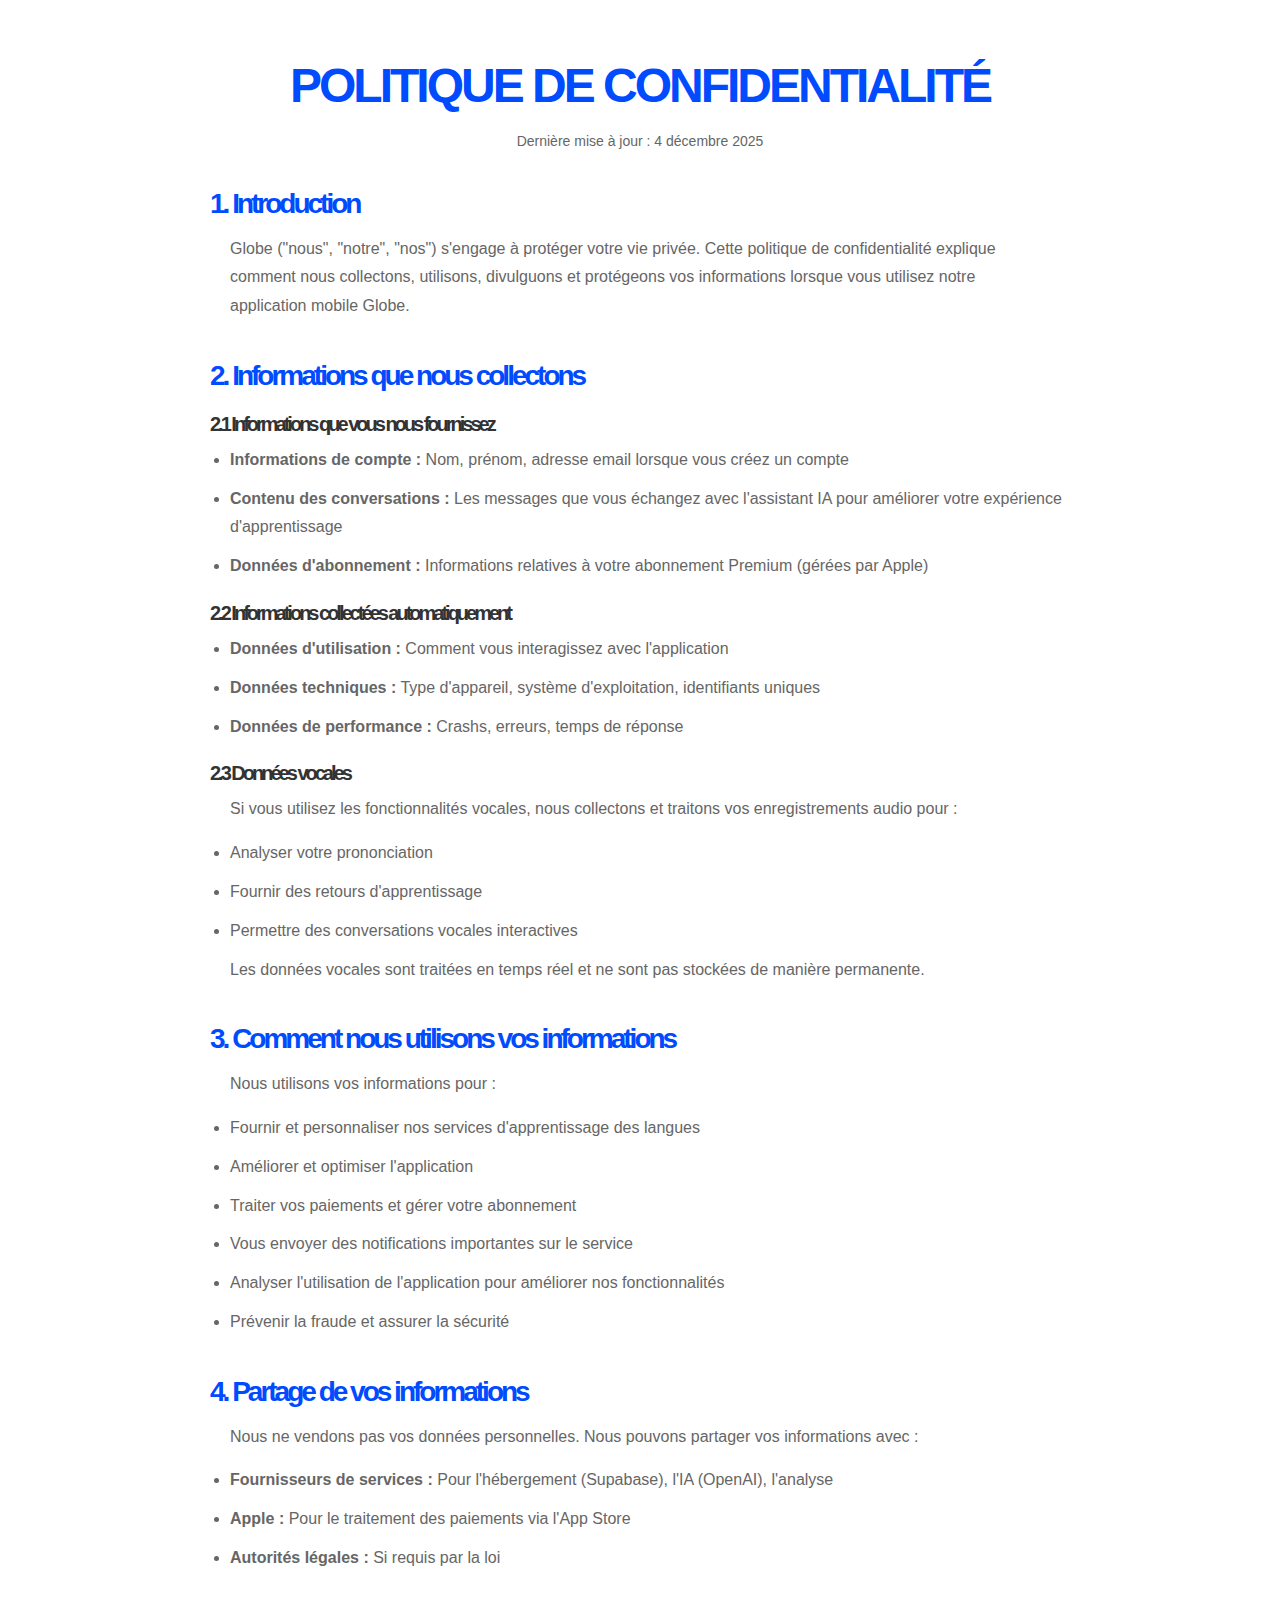
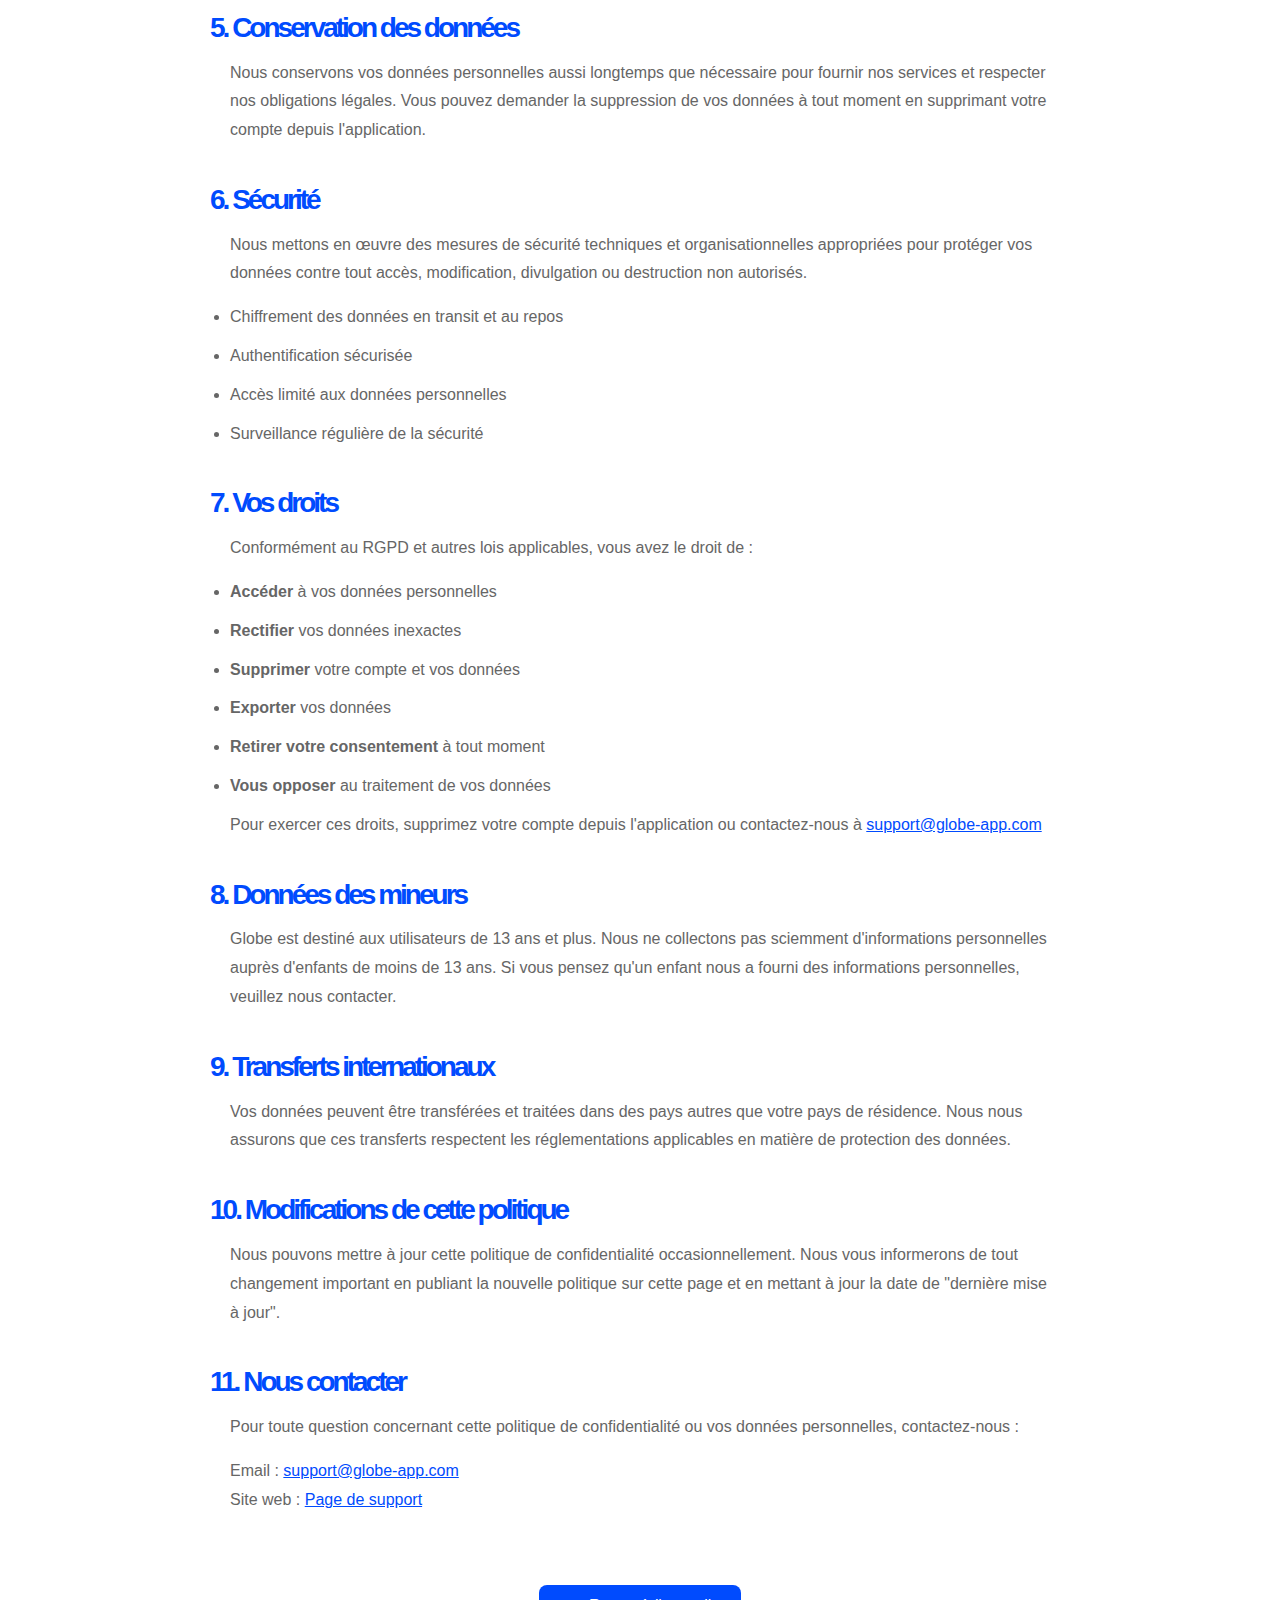
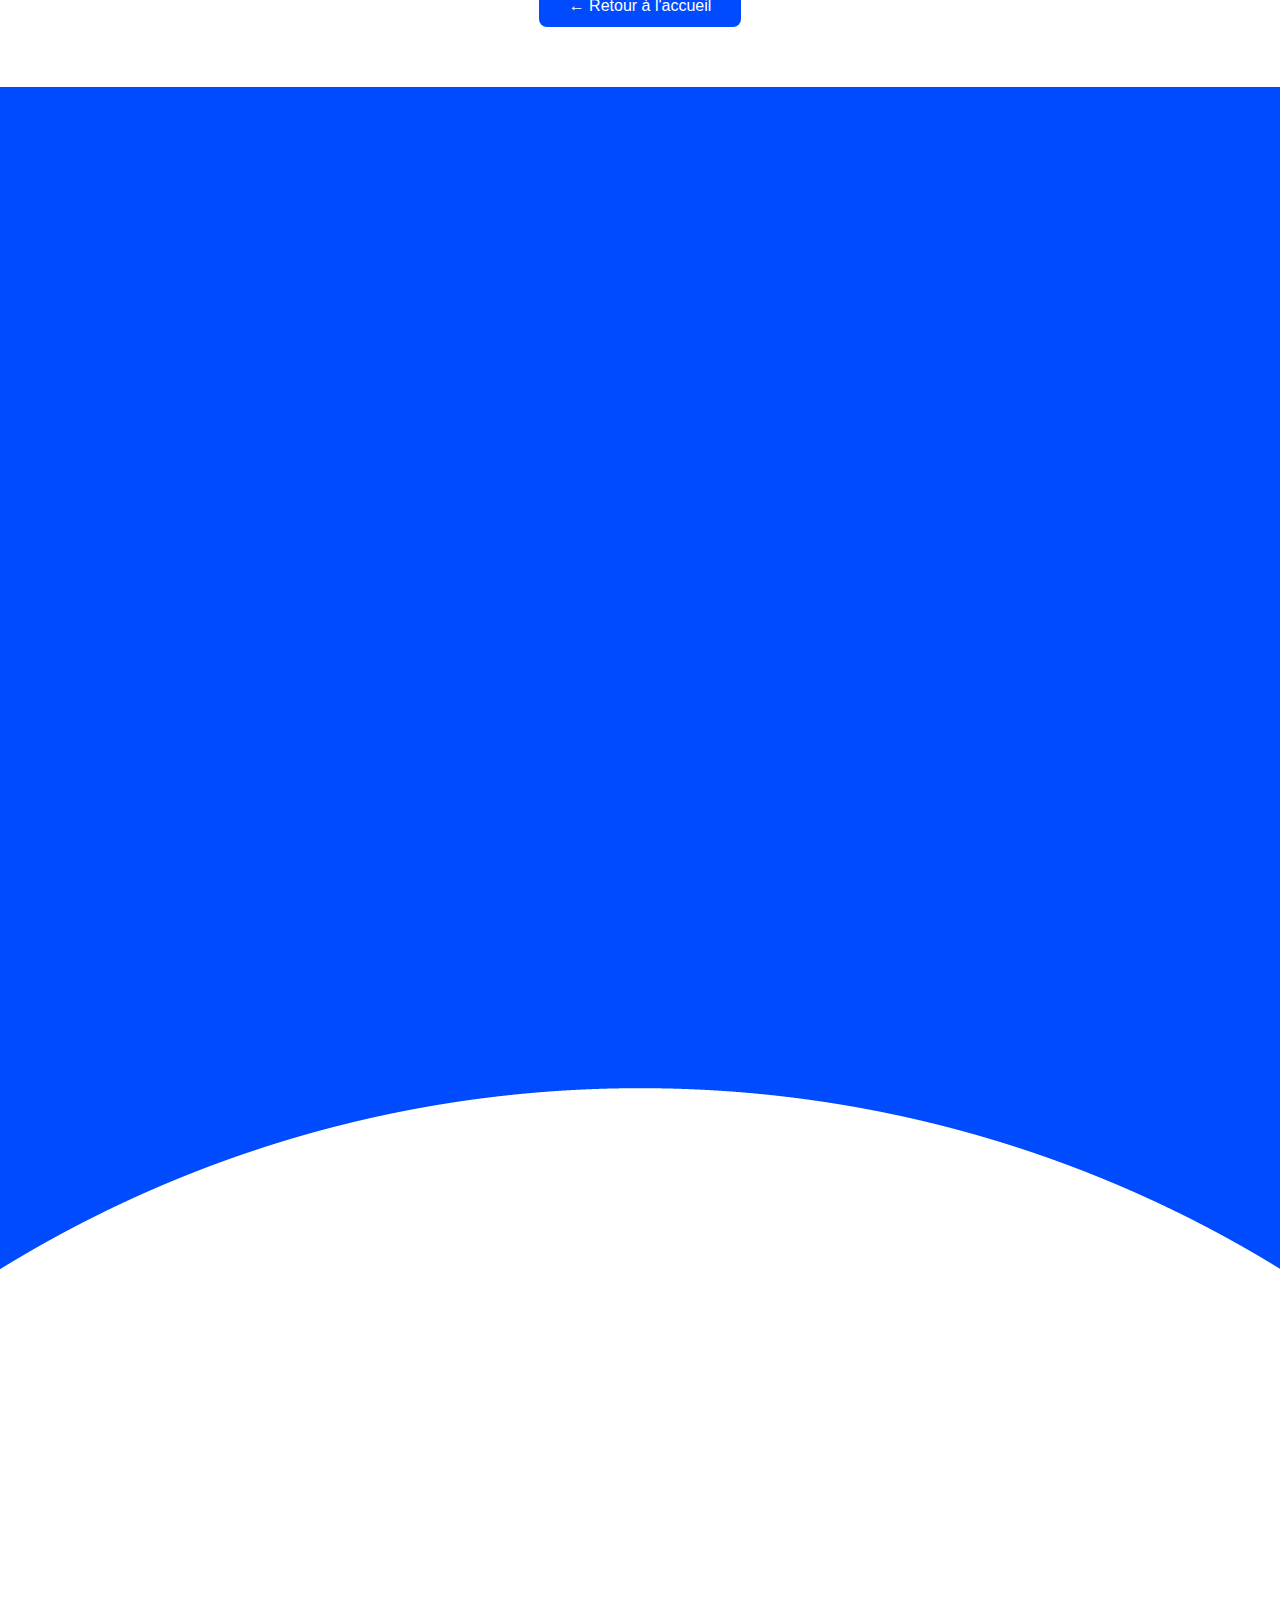
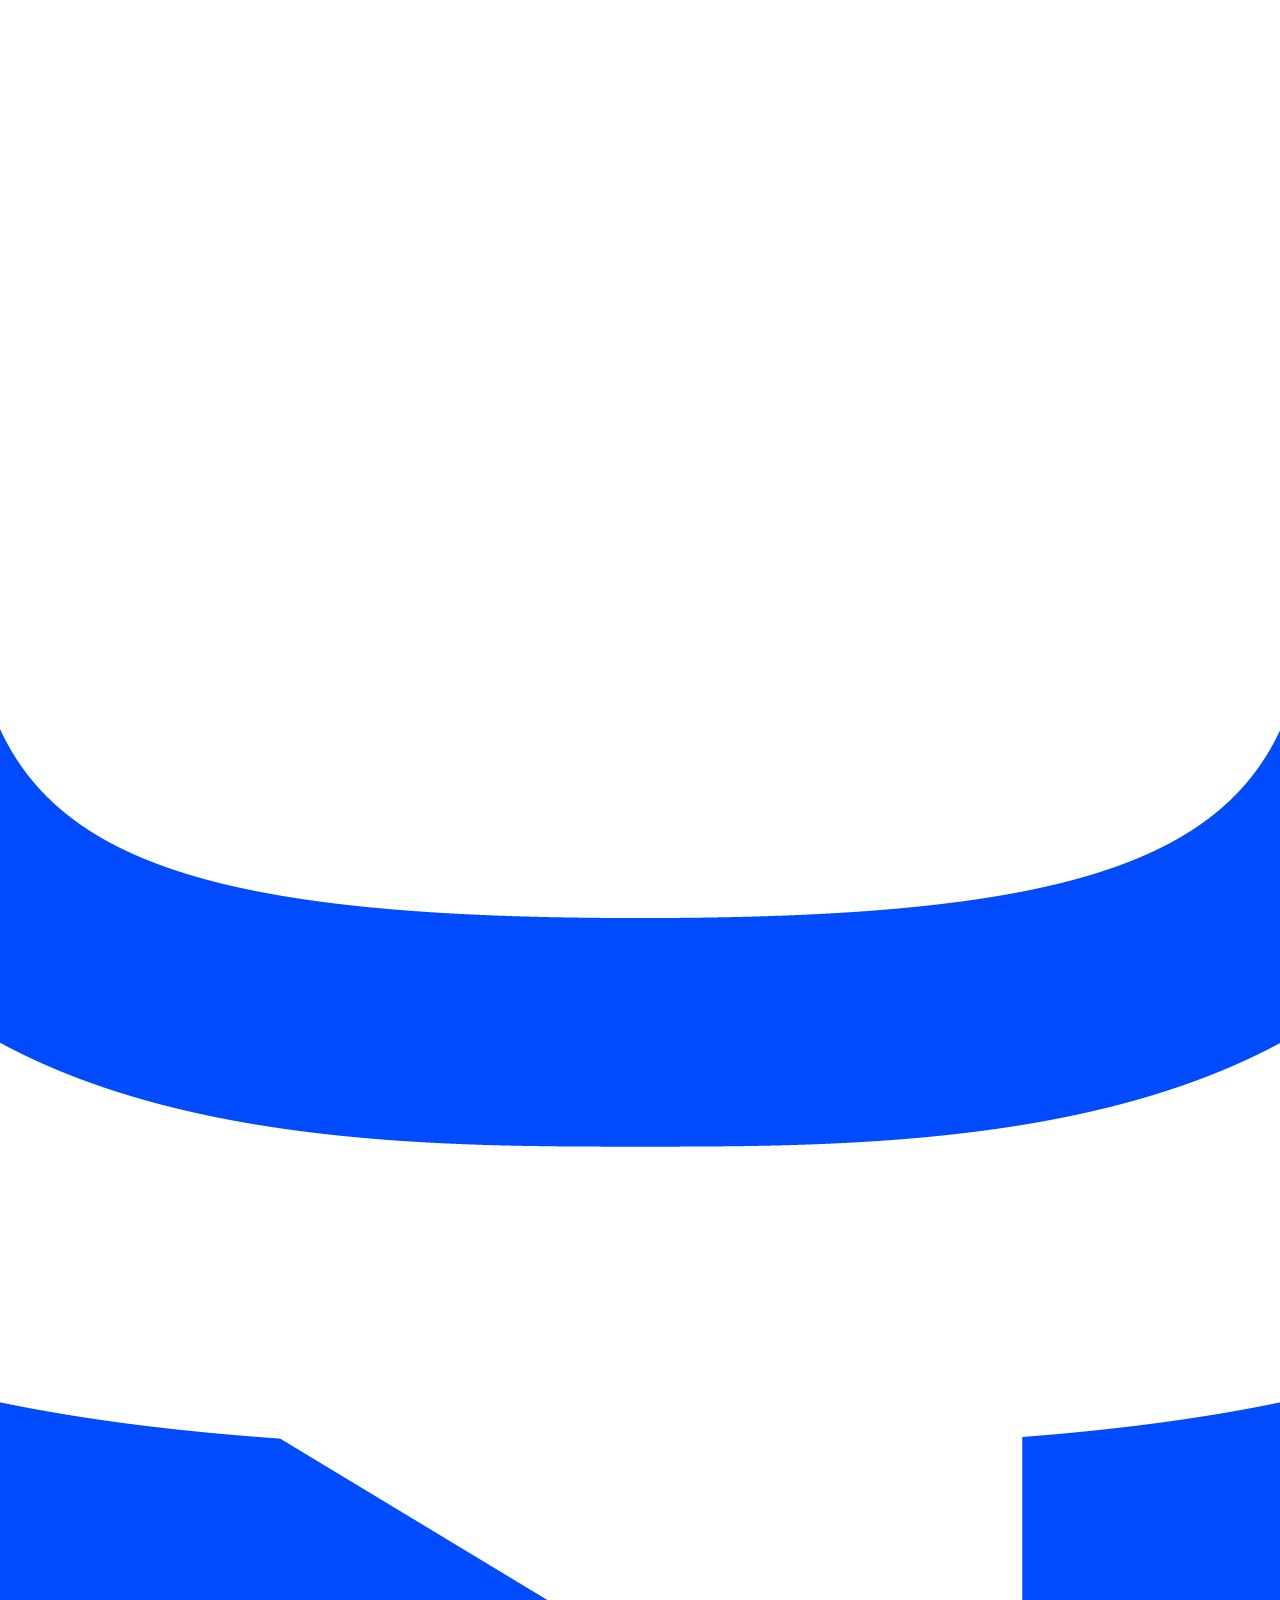
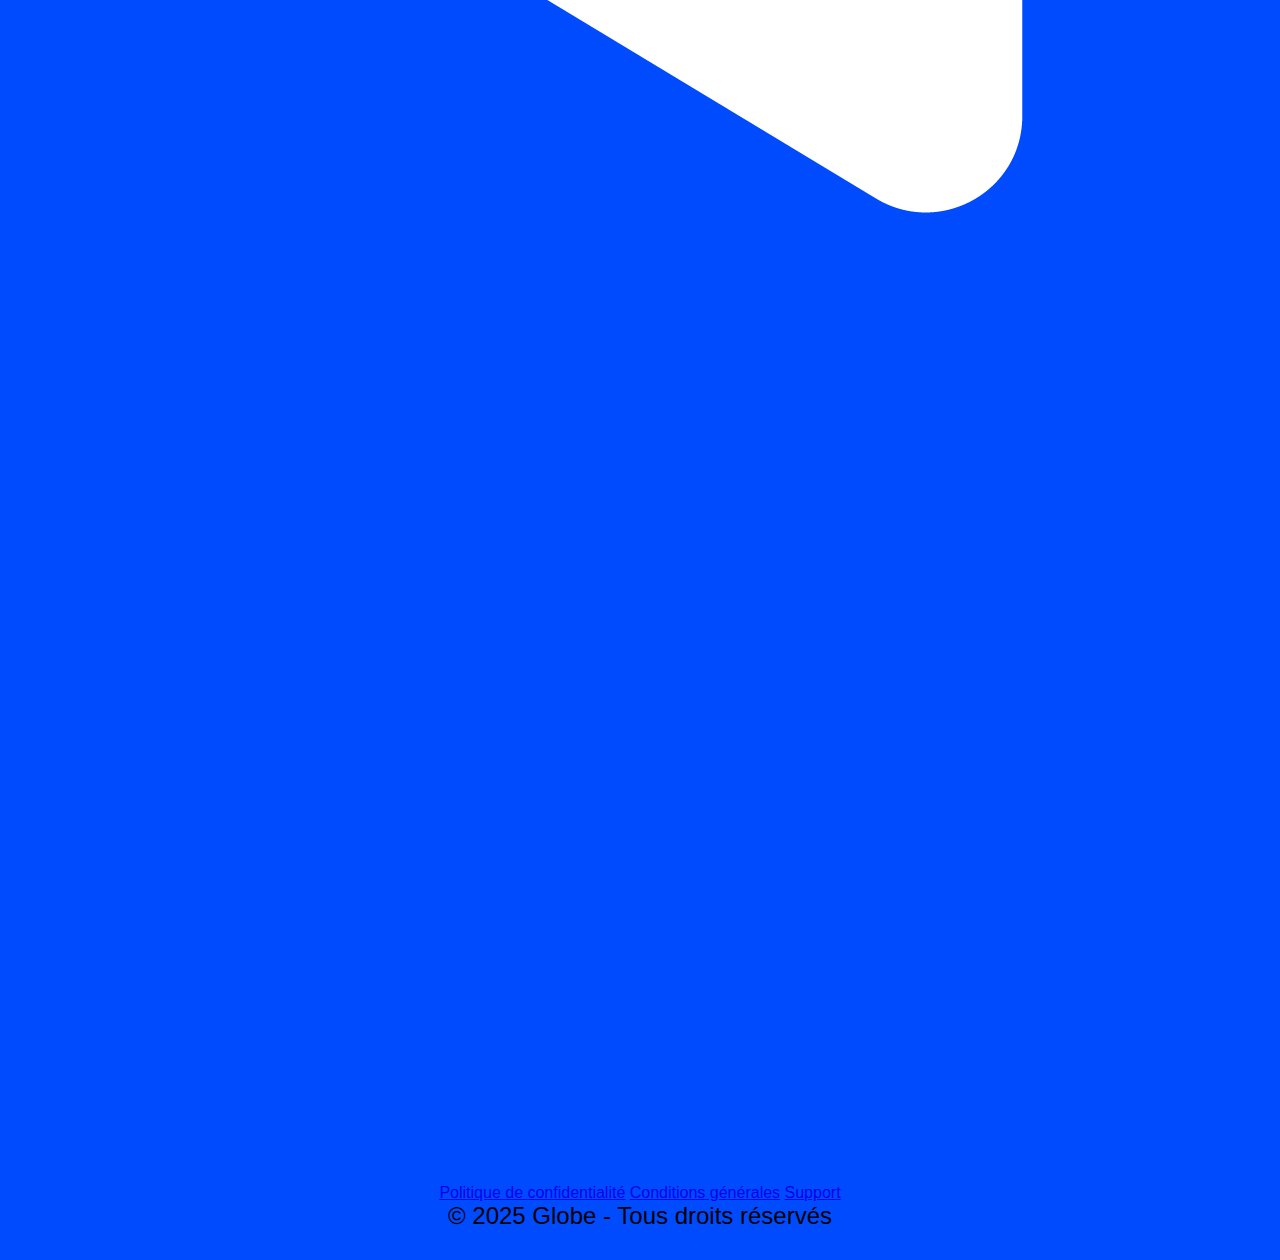
<file: privacy.html>
<!DOCTYPE html>
<html lang="fr">
<head>
    <meta charset="UTF-8">
    <meta name="viewport" content="width=device-width, initial-scale=1.0">
    <title>Globe - Politique de confidentialité</title>
    <link rel="stylesheet" href="style.css">
    <style>
        .legal-page {
            max-width: 900px;
            margin: 0 auto;
            padding: 60px 20px;
        }
        
        .legal-title {
            color: #004BFE;
            font-size: 48px;
            text-align: center;
            margin-bottom: 20px;
        }
        
        .legal-date {
            text-align: center;
            color: #666;
            font-size: 14px;
            margin-bottom: 40px;
        }
        
        .legal-section {
            margin-bottom: 40px;
        }
        
        .legal-section h2 {
            color: #004BFE;
            font-size: 28px;
            margin-bottom: 15px;
            text-transform: none;
        }
        
        .legal-section h3 {
            color: #333;
            font-size: 20px;
            margin-top: 20px;
            margin-bottom: 10px;
            text-transform: none;
        }
        
        .legal-section p, .legal-section li {
            color: #666;
            font-size: 16px;
            line-height: 1.8;
            text-align: left;
            margin-bottom: 15px;
        }
        
        .legal-section ul {
            margin-left: 20px;
        }
        
        .legal-section li {
            margin-bottom: 10px;
        }
        
        .back-button {
            display: inline-block;
            margin-top: 30px;
            padding: 12px 30px;
            background-color: #004BFE;
            color: white;
            text-decoration: none;
            border-radius: 8px;
            transition: background-color 0.3s;
        }
        
        .back-button:hover {
            background-color: #0039c7;
        }
    </style>
</head>
<body>

<div class="legal-page">
    <h1 class="legal-title">Politique de confidentialité</h1>
    <p class="legal-date">Dernière mise à jour : 4 décembre 2025</p>
    
    <div class="legal-section">
        <h2>1. Introduction</h2>
        <p>
            Globe ("nous", "notre", "nos") s'engage à protéger votre vie privée. Cette politique de confidentialité explique comment nous collectons, utilisons, divulguons et protégeons vos informations lorsque vous utilisez notre application mobile Globe.
        </p>
    </div>
    
    <div class="legal-section">
        <h2>2. Informations que nous collectons</h2>
        
        <h3>2.1 Informations que vous nous fournissez</h3>
        <ul>
            <li><strong>Informations de compte :</strong> Nom, prénom, adresse email lorsque vous créez un compte</li>
            <li><strong>Contenu des conversations :</strong> Les messages que vous échangez avec l'assistant IA pour améliorer votre expérience d'apprentissage</li>
            <li><strong>Données d'abonnement :</strong> Informations relatives à votre abonnement Premium (gérées par Apple)</li>
        </ul>
        
        <h3>2.2 Informations collectées automatiquement</h3>
        <ul>
            <li><strong>Données d'utilisation :</strong> Comment vous interagissez avec l'application</li>
            <li><strong>Données techniques :</strong> Type d'appareil, système d'exploitation, identifiants uniques</li>
            <li><strong>Données de performance :</strong> Crashs, erreurs, temps de réponse</li>
        </ul>
        
        <h3>2.3 Données vocales</h3>
        <p>
            Si vous utilisez les fonctionnalités vocales, nous collectons et traitons vos enregistrements audio pour :
        </p>
        <ul>
            <li>Analyser votre prononciation</li>
            <li>Fournir des retours d'apprentissage</li>
            <li>Permettre des conversations vocales interactives</li>
        </ul>
        <p>
            Les données vocales sont traitées en temps réel et ne sont pas stockées de manière permanente.
        </p>
    </div>
    
    <div class="legal-section">
        <h2>3. Comment nous utilisons vos informations</h2>
        <p>Nous utilisons vos informations pour :</p>
        <ul>
            <li>Fournir et personnaliser nos services d'apprentissage des langues</li>
            <li>Améliorer et optimiser l'application</li>
            <li>Traiter vos paiements et gérer votre abonnement</li>
            <li>Vous envoyer des notifications importantes sur le service</li>
            <li>Analyser l'utilisation de l'application pour améliorer nos fonctionnalités</li>
            <li>Prévenir la fraude et assurer la sécurité</li>
        </ul>
    </div>
    
    <div class="legal-section">
        <h2>4. Partage de vos informations</h2>
        <p>Nous ne vendons pas vos données personnelles. Nous pouvons partager vos informations avec :</p>
        <ul>
            <li><strong>Fournisseurs de services :</strong> Pour l'hébergement (Supabase), l'IA (OpenAI), l'analyse</li>
            <li><strong>Apple :</strong> Pour le traitement des paiements via l'App Store</li>
            <li><strong>Autorités légales :</strong> Si requis par la loi</li>
        </ul>
    </div>
    
    <div class="legal-section">
        <h2>5. Conservation des données</h2>
        <p>
            Nous conservons vos données personnelles aussi longtemps que nécessaire pour fournir nos services et respecter nos obligations légales. Vous pouvez demander la suppression de vos données à tout moment en supprimant votre compte depuis l'application.
        </p>
    </div>
    
    <div class="legal-section">
        <h2>6. Sécurité</h2>
        <p>
            Nous mettons en œuvre des mesures de sécurité techniques et organisationnelles appropriées pour protéger vos données contre tout accès, modification, divulgation ou destruction non autorisés.
        </p>
        <ul>
            <li>Chiffrement des données en transit et au repos</li>
            <li>Authentification sécurisée</li>
            <li>Accès limité aux données personnelles</li>
            <li>Surveillance régulière de la sécurité</li>
        </ul>
    </div>
    
    <div class="legal-section">
        <h2>7. Vos droits</h2>
        <p>Conformément au RGPD et autres lois applicables, vous avez le droit de :</p>
        <ul>
            <li><strong>Accéder</strong> à vos données personnelles</li>
            <li><strong>Rectifier</strong> vos données inexactes</li>
            <li><strong>Supprimer</strong> votre compte et vos données</li>
            <li><strong>Exporter</strong> vos données</li>
            <li><strong>Retirer votre consentement</strong> à tout moment</li>
            <li><strong>Vous opposer</strong> au traitement de vos données</li>
        </ul>
        <p>
            Pour exercer ces droits, supprimez votre compte depuis l'application ou contactez-nous à <a href="mailto:support@globe-app.com" style="color: #004BFE;">support@globe-app.com</a>
        </p>
    </div>
    
    <div class="legal-section">
        <h2>8. Données des mineurs</h2>
        <p>
            Globe est destiné aux utilisateurs de 13 ans et plus. Nous ne collectons pas sciemment d'informations personnelles auprès d'enfants de moins de 13 ans. Si vous pensez qu'un enfant nous a fourni des informations personnelles, veuillez nous contacter.
        </p>
    </div>
    
    <div class="legal-section">
        <h2>9. Transferts internationaux</h2>
        <p>
            Vos données peuvent être transférées et traitées dans des pays autres que votre pays de résidence. Nous nous assurons que ces transferts respectent les réglementations applicables en matière de protection des données.
        </p>
    </div>
    
    <div class="legal-section">
        <h2>10. Modifications de cette politique</h2>
        <p>
            Nous pouvons mettre à jour cette politique de confidentialité occasionnellement. Nous vous informerons de tout changement important en publiant la nouvelle politique sur cette page et en mettant à jour la date de "dernière mise à jour".
        </p>
    </div>
    
    <div class="legal-section">
        <h2>11. Nous contacter</h2>
        <p>
            Pour toute question concernant cette politique de confidentialité ou vos données personnelles, contactez-nous :
        </p>
        <p>
            Email : <a href="mailto:support@globe-app.com" style="color: #004BFE;">support@globe-app.com</a><br>
            Site web : <a href="support.html" style="color: #004BFE;">Page de support</a>
        </p>
    </div>
    
    <div style="text-align: center;">
        <a href="index.html" class="back-button">← Retour à l'accueil</a>
    </div>
</div>

<footer>
    <img src="assets/img/logo-globe-blanc.png" alt="Logo Globe" class="footer-logo">
    
    <div class="footer-links">
        <a href="privacy.html">Politique de confidentialité</a>
        <span class="footer-divider"></span>
        <a href="terms.html">Conditions générales</a>
        <span class="footer-divider"></span>
        <a href="support.html">Support</a>
    </div>
    
    <p class="footer-copyright">
        © 2025 Globe - Tous droits réservés
    </p>
</footer>

</body>
</html>
</file>
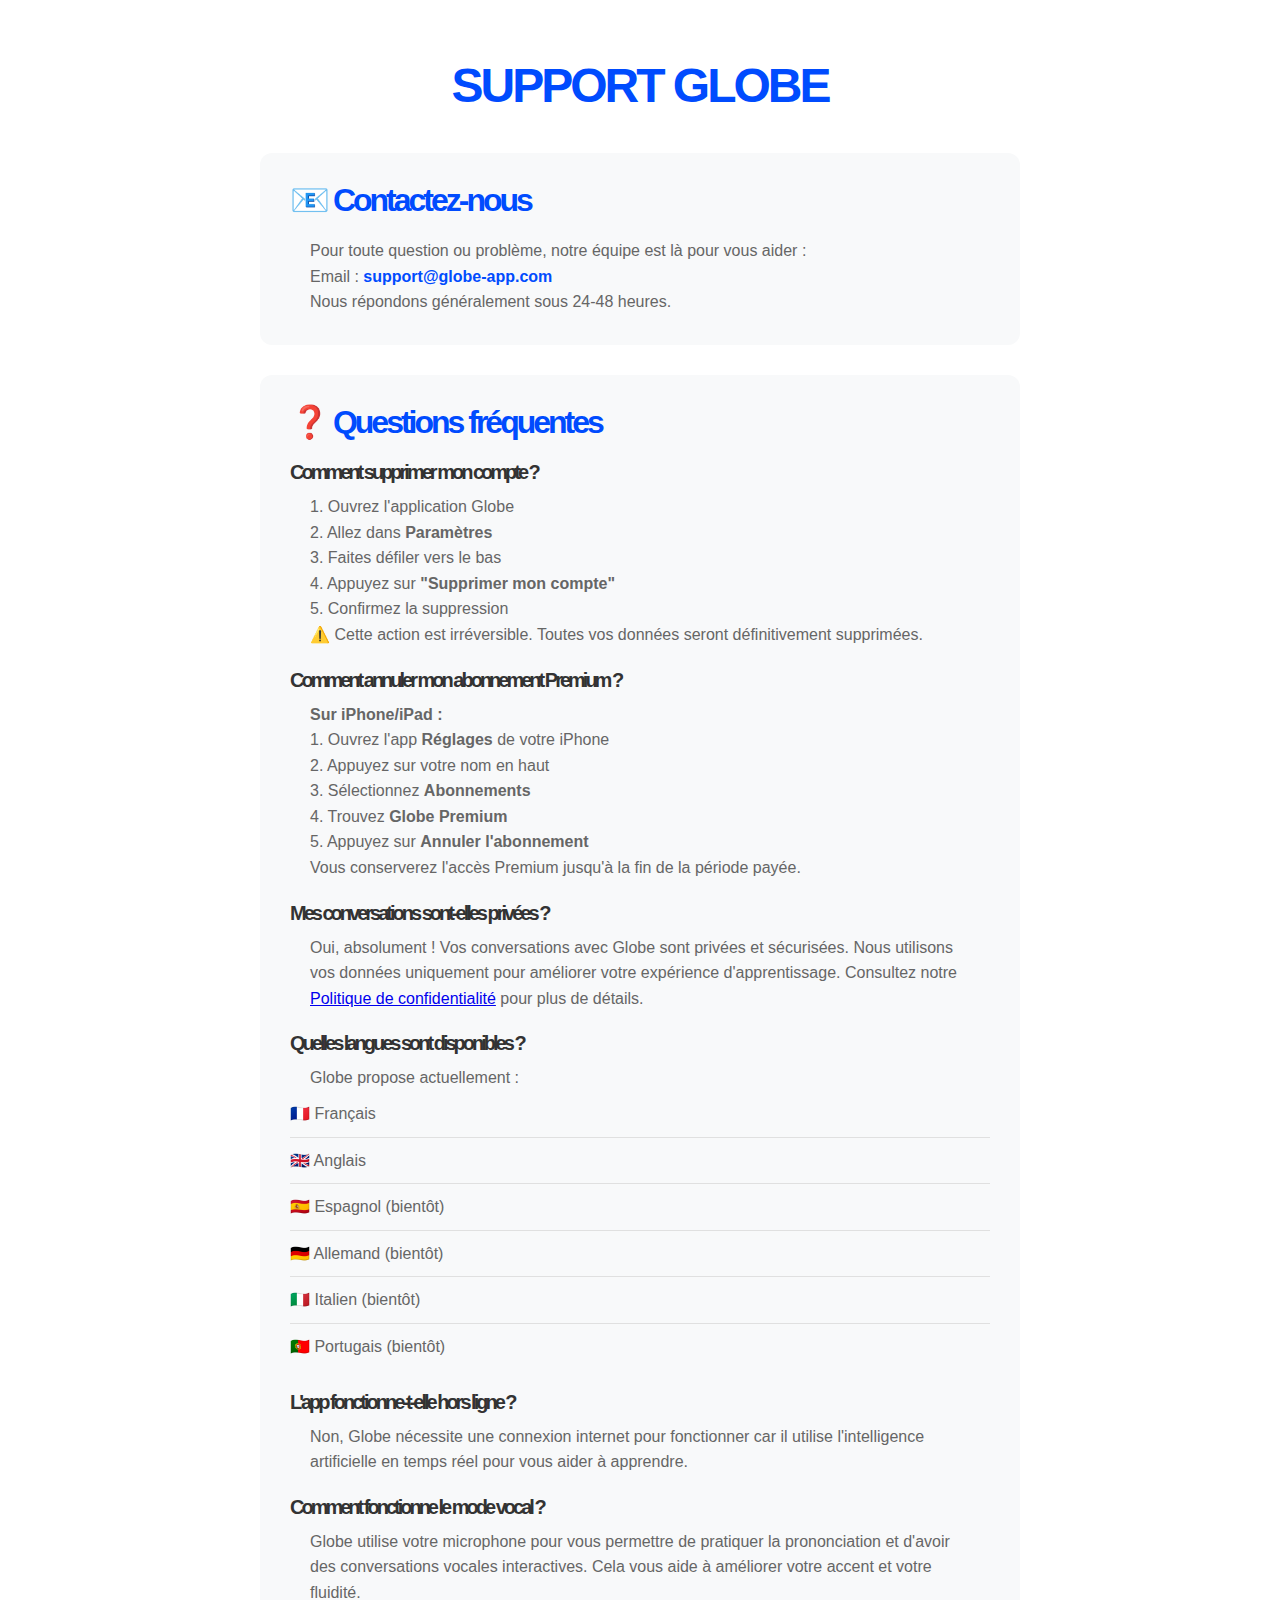
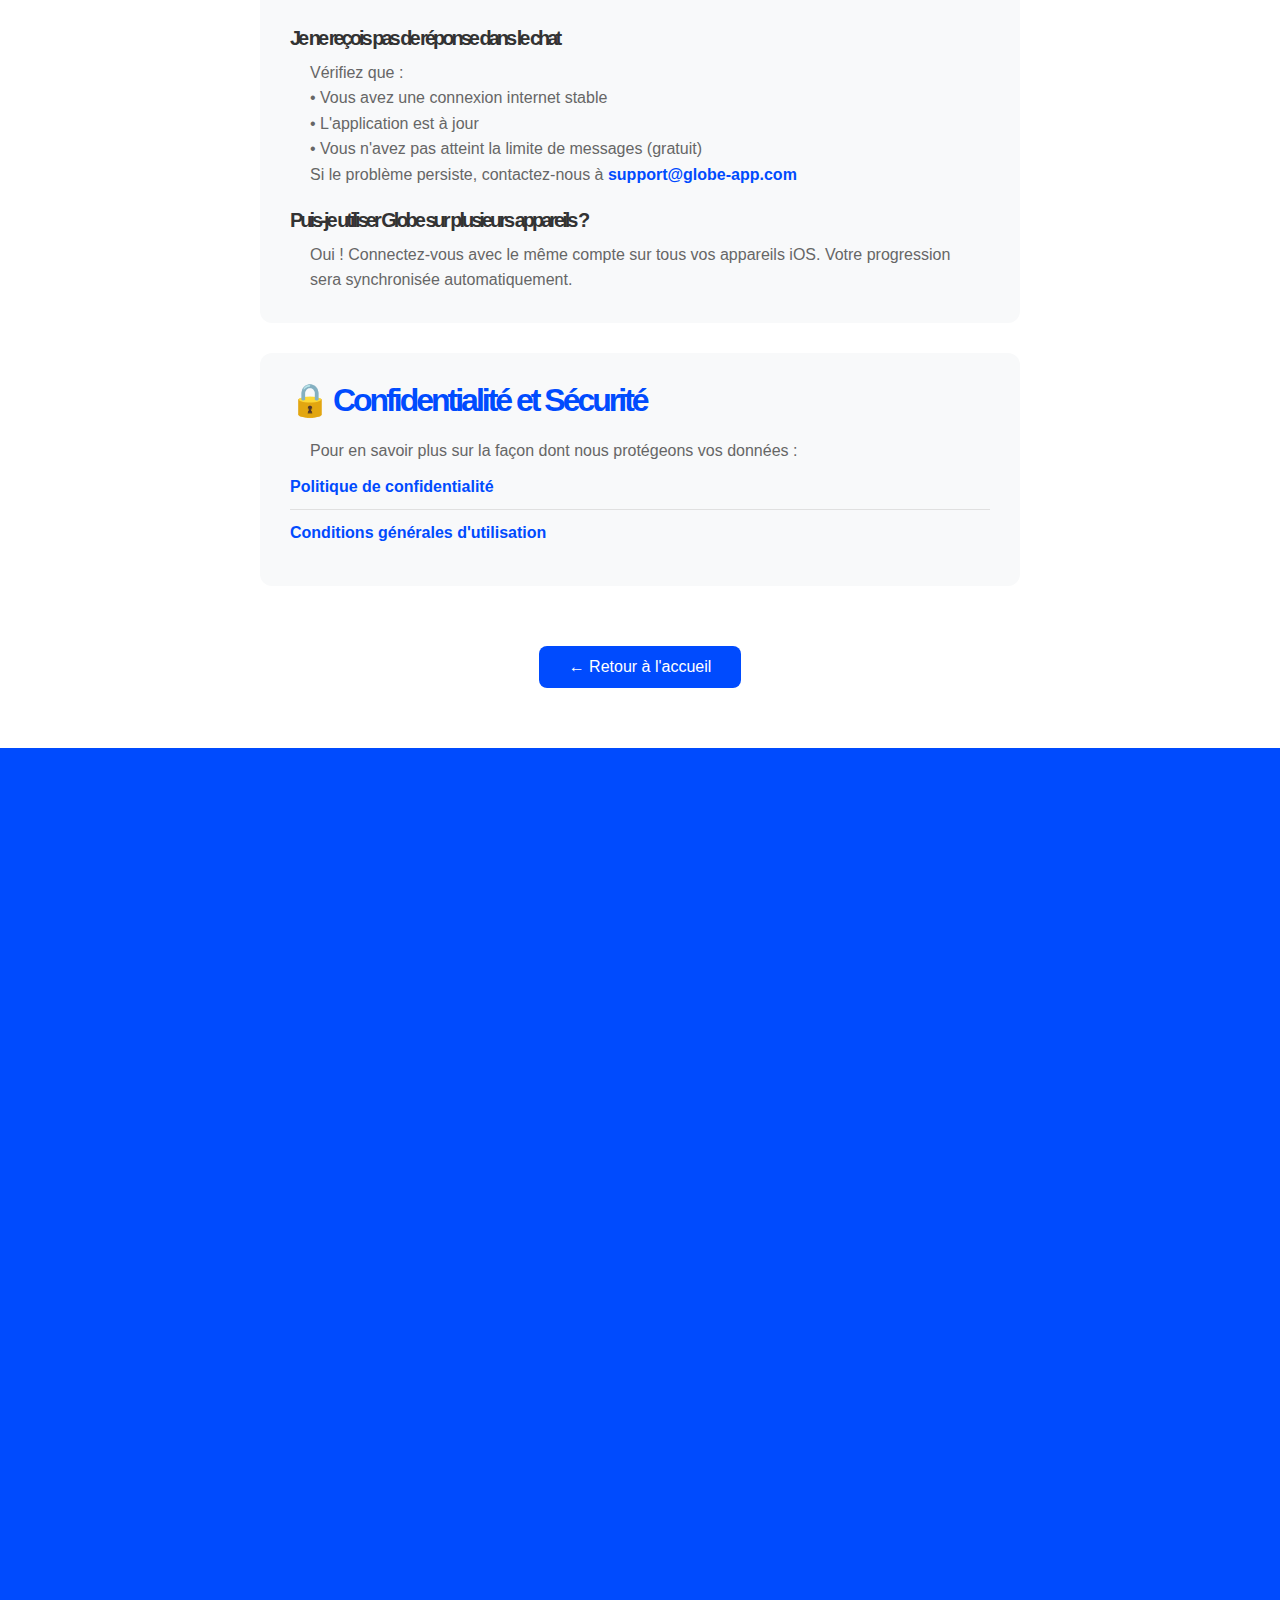
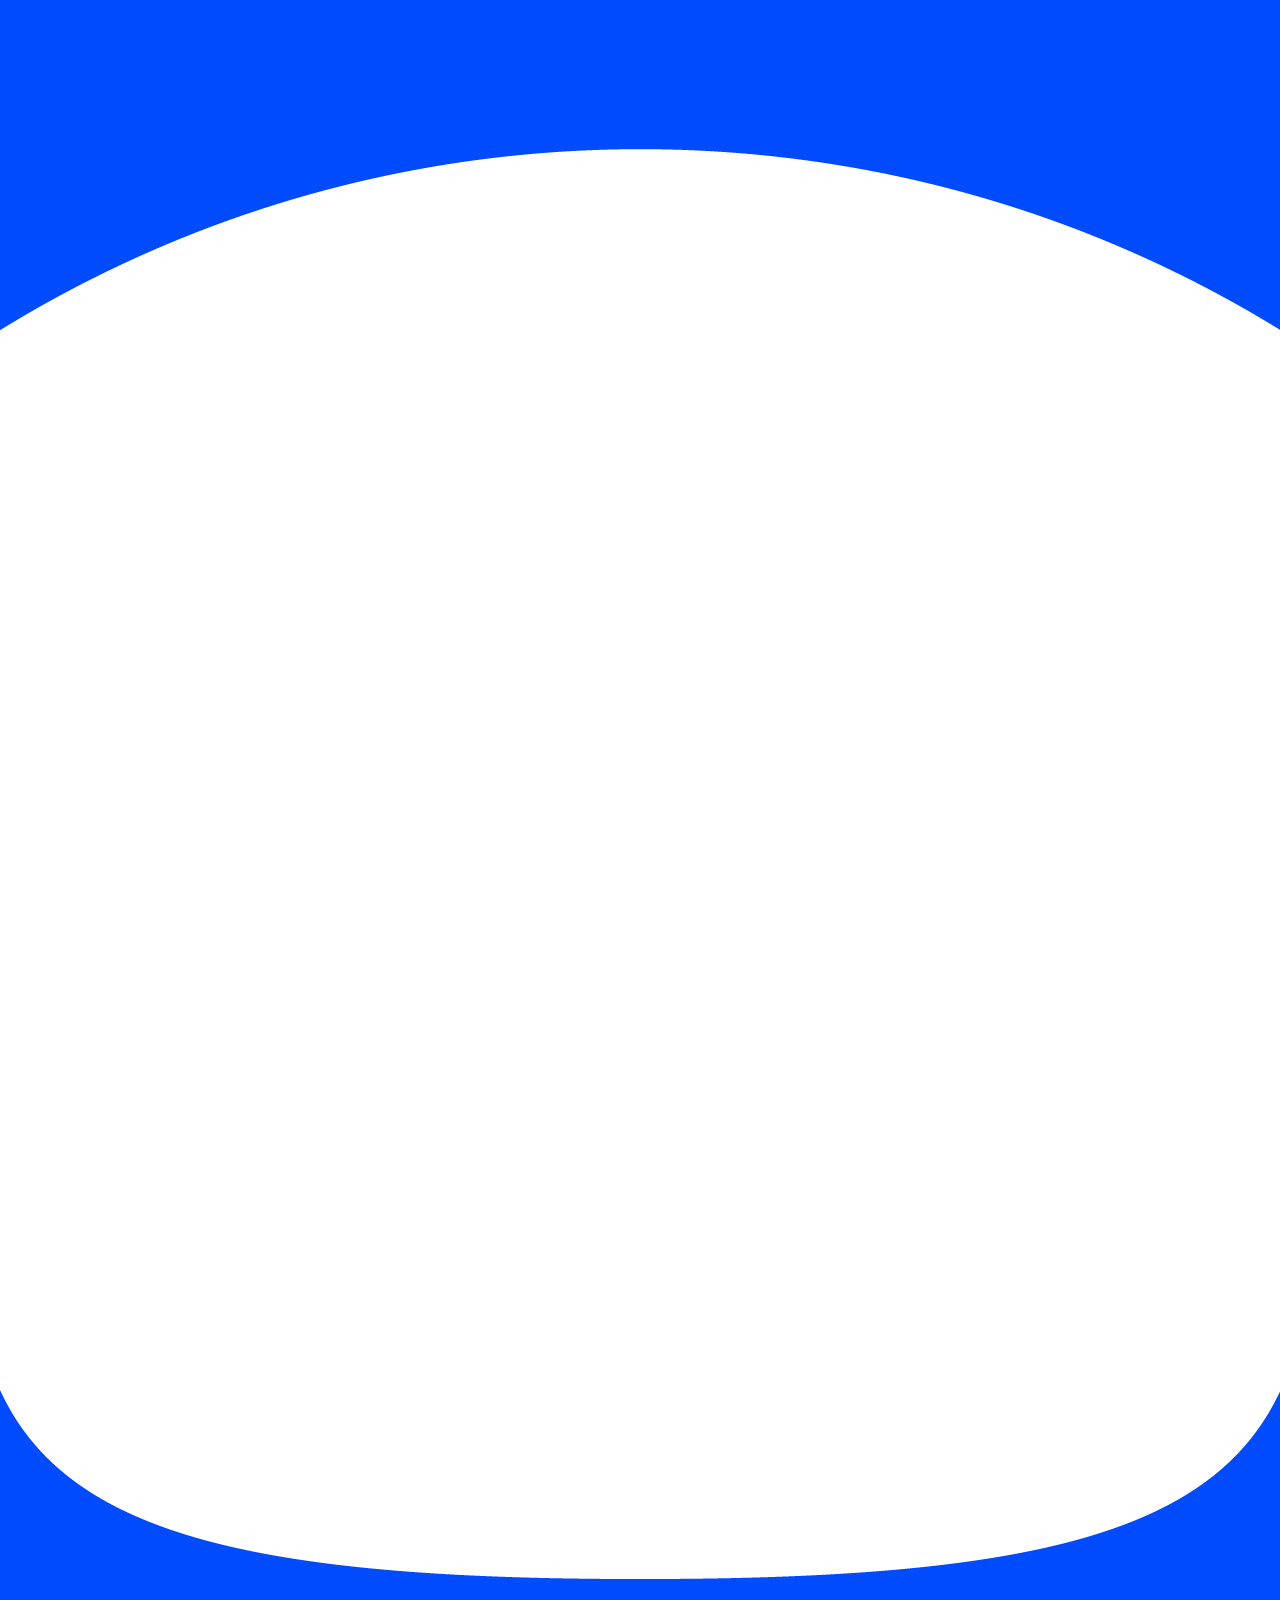
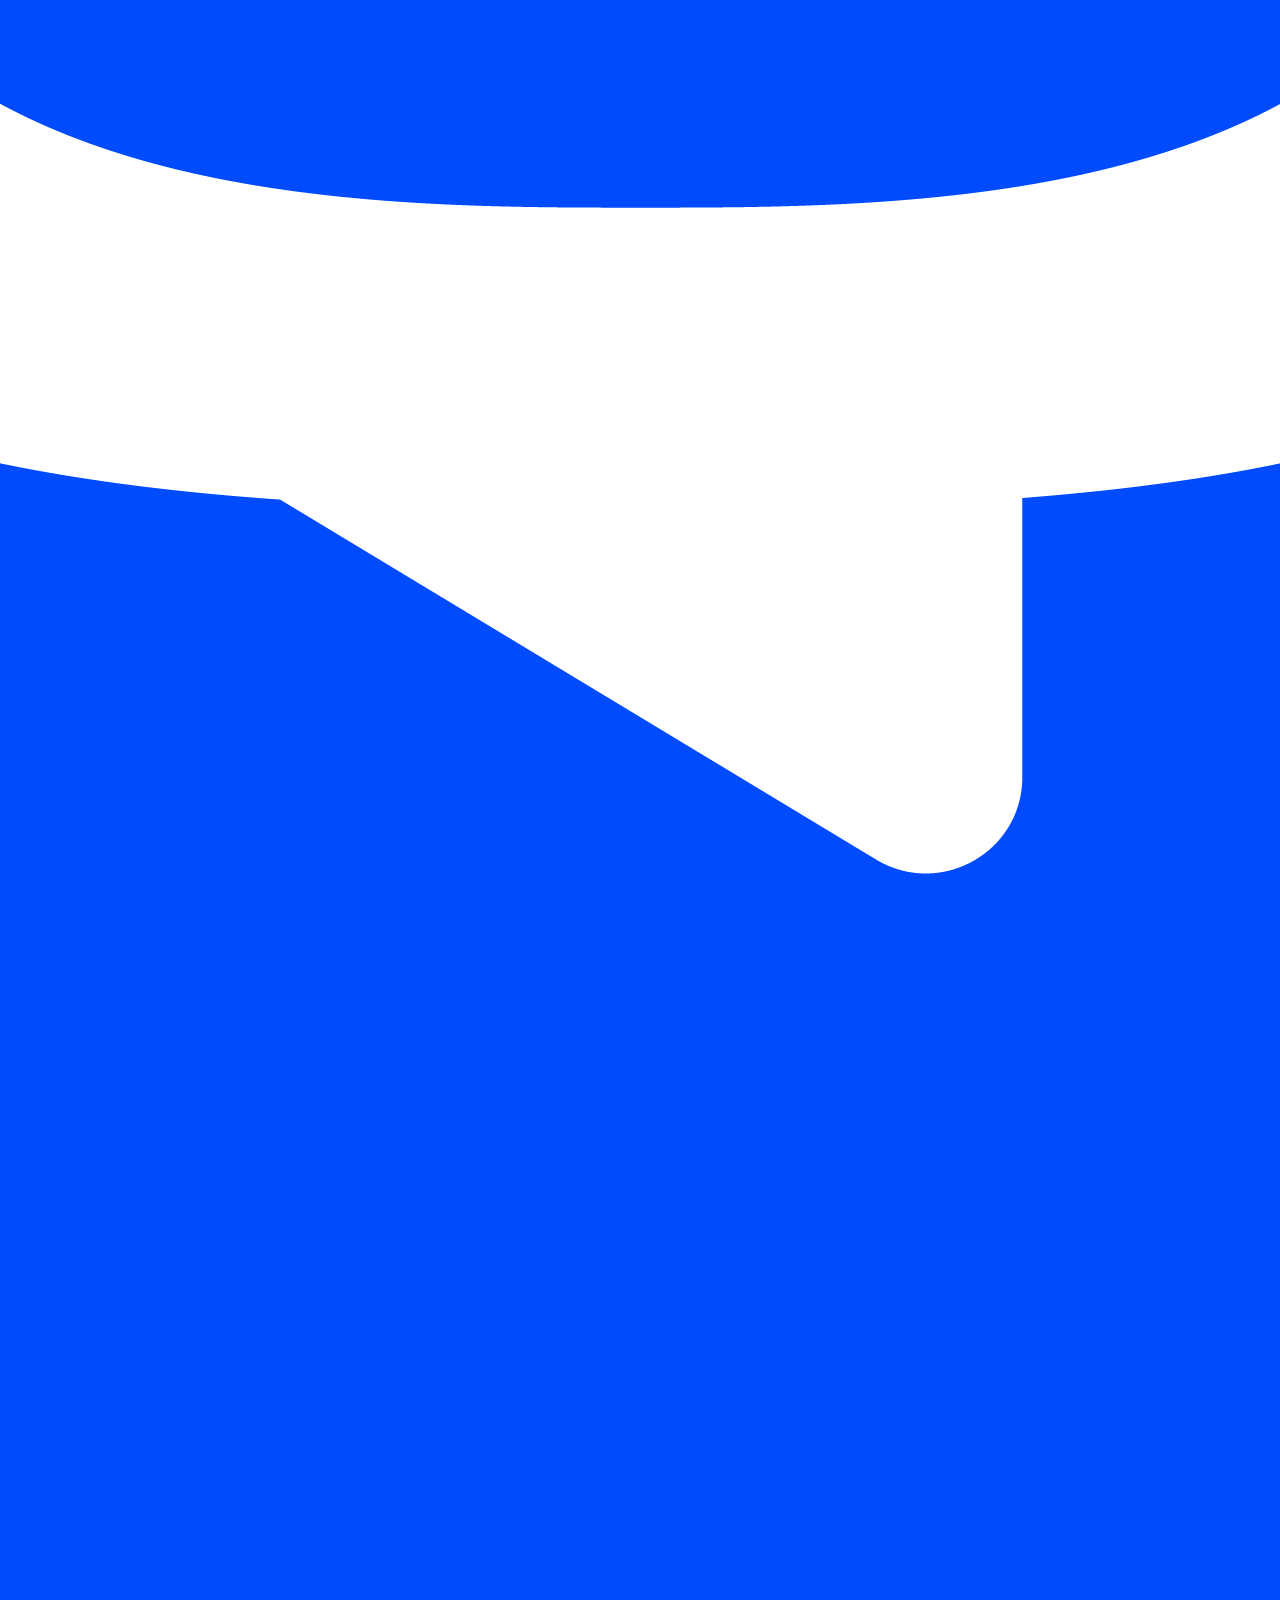
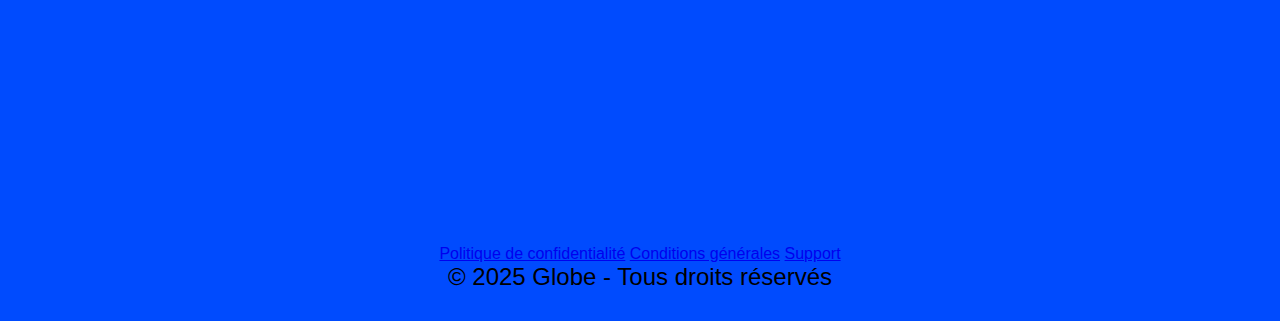
<file: support.html>
<!DOCTYPE html>
<html lang="fr">
<head>
    <meta charset="UTF-8">
    <meta name="viewport" content="width=device-width, initial-scale=1.0">
    <title>Globe - Support</title>
    <link rel="stylesheet" href="style.css">
    <style>
        .support-page {
            max-width: 800px;
            margin: 0 auto;
            padding: 60px 20px;
        }
        
        .support-title {
            color: #004BFE;
            font-size: 48px;
            text-align: center;
            margin-bottom: 40px;
        }
        
        .support-section {
            background: #f8f9fa;
            border-radius: 12px;
            padding: 30px;
            margin-bottom: 30px;
        }
        
        .support-section h2 {
            color: #004BFE;
            font-size: 32px;
            margin-bottom: 20px;
            text-transform: none;
        }
        
        .support-section h3 {
            color: #333;
            font-size: 20px;
            margin-top: 20px;
            margin-bottom: 10px;
            text-transform: none;
        }
        
        .support-section p, .support-section li {
            color: #666;
            font-size: 16px;
            line-height: 1.6;
            text-align: left;
        }
        
        .support-section ul {
            list-style: none;
            padding-left: 0;
        }
        
        .support-section li {
            padding: 10px 0;
            border-bottom: 1px solid #e0e0e0;
        }
        
        .support-section li:last-child {
            border-bottom: none;
        }
        
        .contact-email {
            color: #004BFE;
            text-decoration: none;
            font-weight: bold;
        }
        
        .contact-email:hover {
            text-decoration: underline;
        }
        
        .back-button {
            display: inline-block;
            margin-top: 30px;
            padding: 12px 30px;
            background-color: #004BFE;
            color: white;
            text-decoration: none;
            border-radius: 8px;
            transition: background-color 0.3s;
        }
        
        .back-button:hover {
            background-color: #0039c7;
        }
    </style>
</head>
<body>

<div class="support-page">
    <h1 class="support-title">Support Globe</h1>
    
    <div class="support-section">
        <h2>📧 Contactez-nous</h2>
        <p>
            Pour toute question ou problème, notre équipe est là pour vous aider :
        </p>
        <p>
            Email : <a href="mailto:support@globe-app.com" class="contact-email">support@globe-app.com</a>
        </p>
        <p>
            Nous répondons généralement sous 24-48 heures.
        </p>
    </div>
    
    <div class="support-section">
        <h2>❓ Questions fréquentes</h2>
        
        <h3>Comment supprimer mon compte ?</h3>
        <p>
            1. Ouvrez l'application Globe<br>
            2. Allez dans <strong>Paramètres</strong><br>
            3. Faites défiler vers le bas<br>
            4. Appuyez sur <strong>"Supprimer mon compte"</strong><br>
            5. Confirmez la suppression
        </p>
        <p>
            ⚠️ Cette action est irréversible. Toutes vos données seront définitivement supprimées.
        </p>
        
        <h3>Comment annuler mon abonnement Premium ?</h3>
        <p>
            <strong>Sur iPhone/iPad :</strong><br>
            1. Ouvrez l'app <strong>Réglages</strong> de votre iPhone<br>
            2. Appuyez sur votre nom en haut<br>
            3. Sélectionnez <strong>Abonnements</strong><br>
            4. Trouvez <strong>Globe Premium</strong><br>
            5. Appuyez sur <strong>Annuler l'abonnement</strong>
        </p>
        <p>
            Vous conserverez l'accès Premium jusqu'à la fin de la période payée.
        </p>
        
        <h3>Mes conversations sont-elles privées ?</h3>
        <p>
            Oui, absolument ! Vos conversations avec Globe sont privées et sécurisées. 
            Nous utilisons vos données uniquement pour améliorer votre expérience d'apprentissage. 
            Consultez notre <a href="privacy.html">Politique de confidentialité</a> pour plus de détails.
        </p>
        
        <h3>Quelles langues sont disponibles ?</h3>
        <p>
            Globe propose actuellement :
        </p>
        <ul>
            <li>🇫🇷 Français</li>
            <li>🇬🇧 Anglais</li>
            <li>🇪🇸 Espagnol (bientôt)</li>
            <li>🇩🇪 Allemand (bientôt)</li>
            <li>🇮🇹 Italien (bientôt)</li>
            <li>🇵🇹 Portugais (bientôt)</li>
        </ul>
        
        <h3>L'app fonctionne-t-elle hors ligne ?</h3>
        <p>
            Non, Globe nécessite une connexion internet pour fonctionner car il utilise l'intelligence artificielle en temps réel pour vous aider à apprendre.
        </p>
        
        <h3>Comment fonctionne le mode vocal ?</h3>
        <p>
            Globe utilise votre microphone pour vous permettre de pratiquer la prononciation et d'avoir des conversations vocales interactives. Cela vous aide à améliorer votre accent et votre fluidité.
        </p>
        
        <h3>Je ne reçois pas de réponse dans le chat</h3>
        <p>
            Vérifiez que :<br>
            • Vous avez une connexion internet stable<br>
            • L'application est à jour<br>
            • Vous n'avez pas atteint la limite de messages (gratuit)
        </p>
        <p>
            Si le problème persiste, contactez-nous à <a href="mailto:support@globe-app.com" class="contact-email">support@globe-app.com</a>
        </p>
        
        <h3>Puis-je utiliser Globe sur plusieurs appareils ?</h3>
        <p>
            Oui ! Connectez-vous avec le même compte sur tous vos appareils iOS. Votre progression sera synchronisée automatiquement.
        </p>
    </div>
    
    <div class="support-section">
        <h2>🔒 Confidentialité et Sécurité</h2>
        <p>
            Pour en savoir plus sur la façon dont nous protégeons vos données :
        </p>
        <ul>
            <li><a href="privacy.html" class="contact-email">Politique de confidentialité</a></li>
            <li><a href="terms.html" class="contact-email">Conditions générales d'utilisation</a></li>
        </ul>
    </div>
    
    <div style="text-align: center;">
        <a href="index.html" class="back-button">← Retour à l'accueil</a>
    </div>
</div>

<footer>
    <img src="assets/img/logo-globe-blanc.png" alt="Logo Globe" class="footer-logo">
    
    <div class="footer-links">
        <a href="privacy.html">Politique de confidentialité</a>
        <span class="footer-divider"></span>
        <a href="terms.html">Conditions générales</a>
        <span class="footer-divider"></span>
        <a href="support.html">Support</a>
    </div>
    
    <p class="footer-copyright">
        © 2025 Globe - Tous droits réservés
    </p>
</footer>

</body>
</html>
</file>
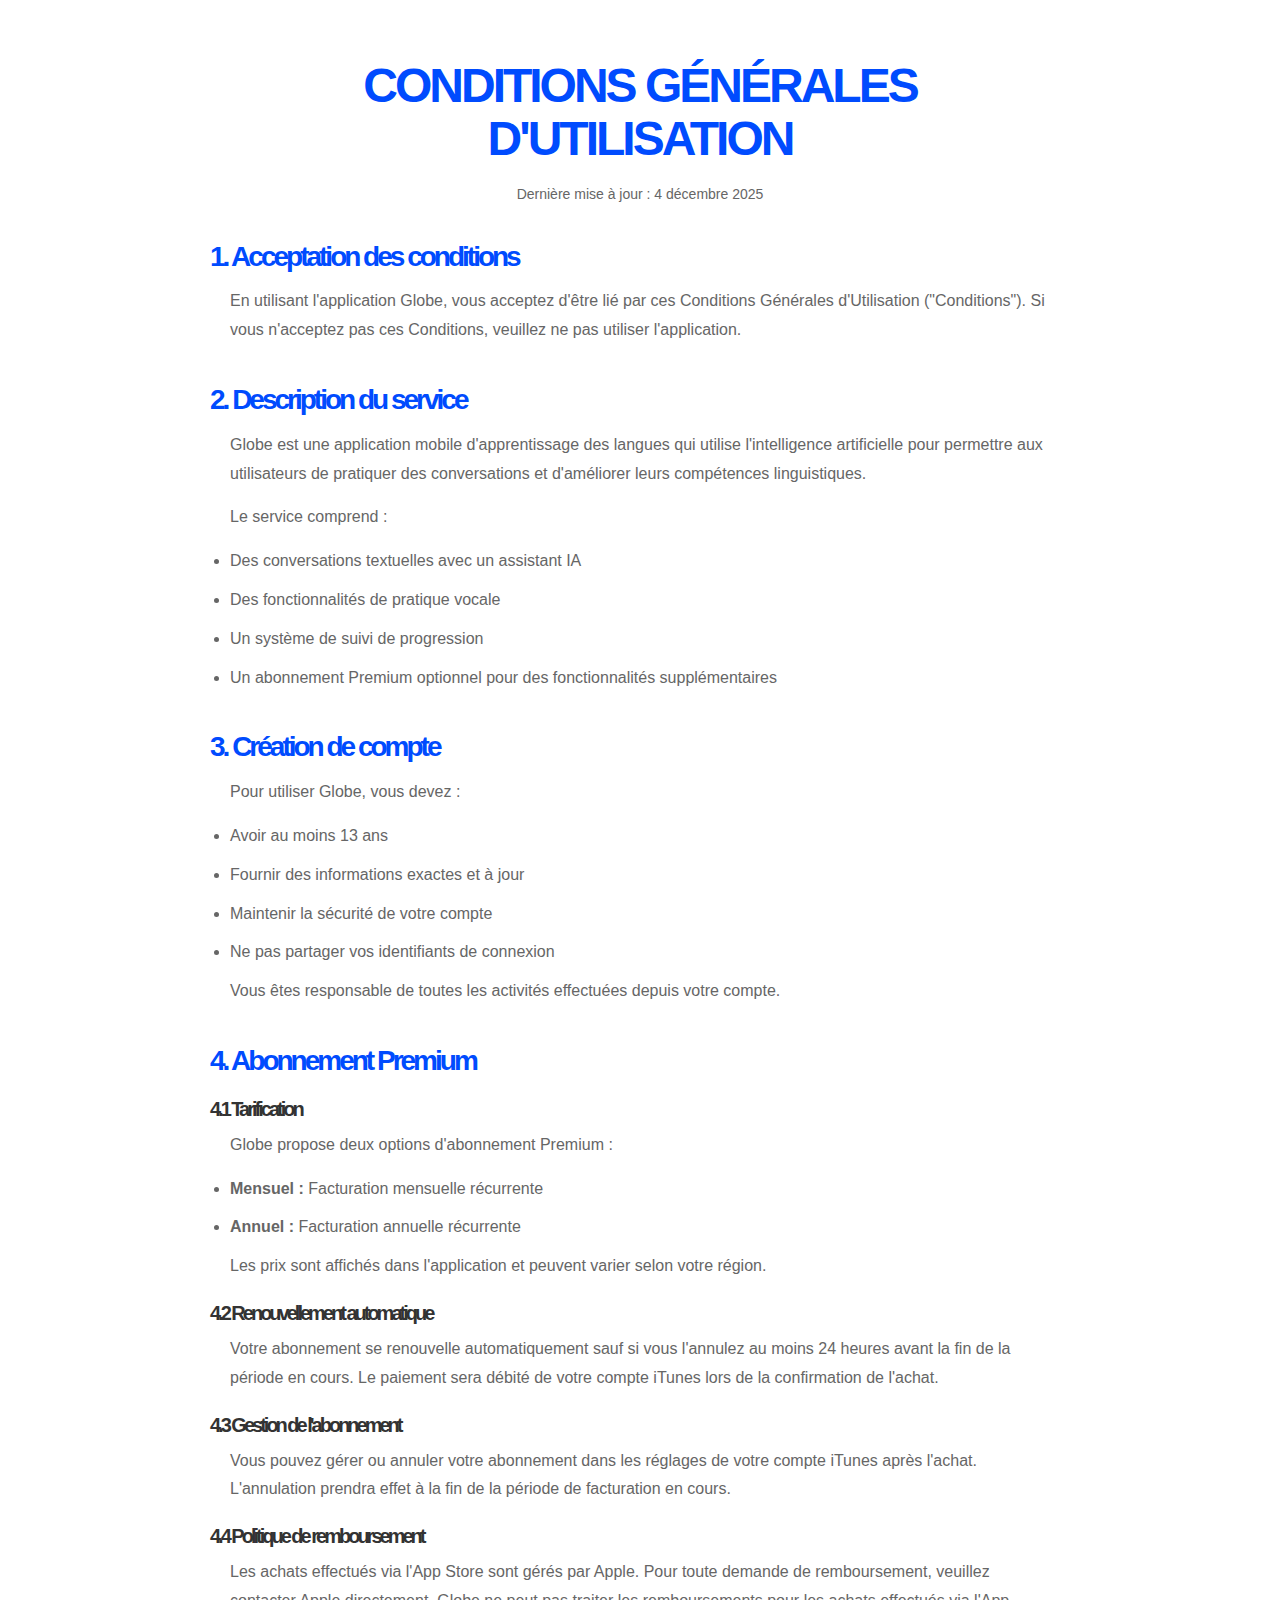
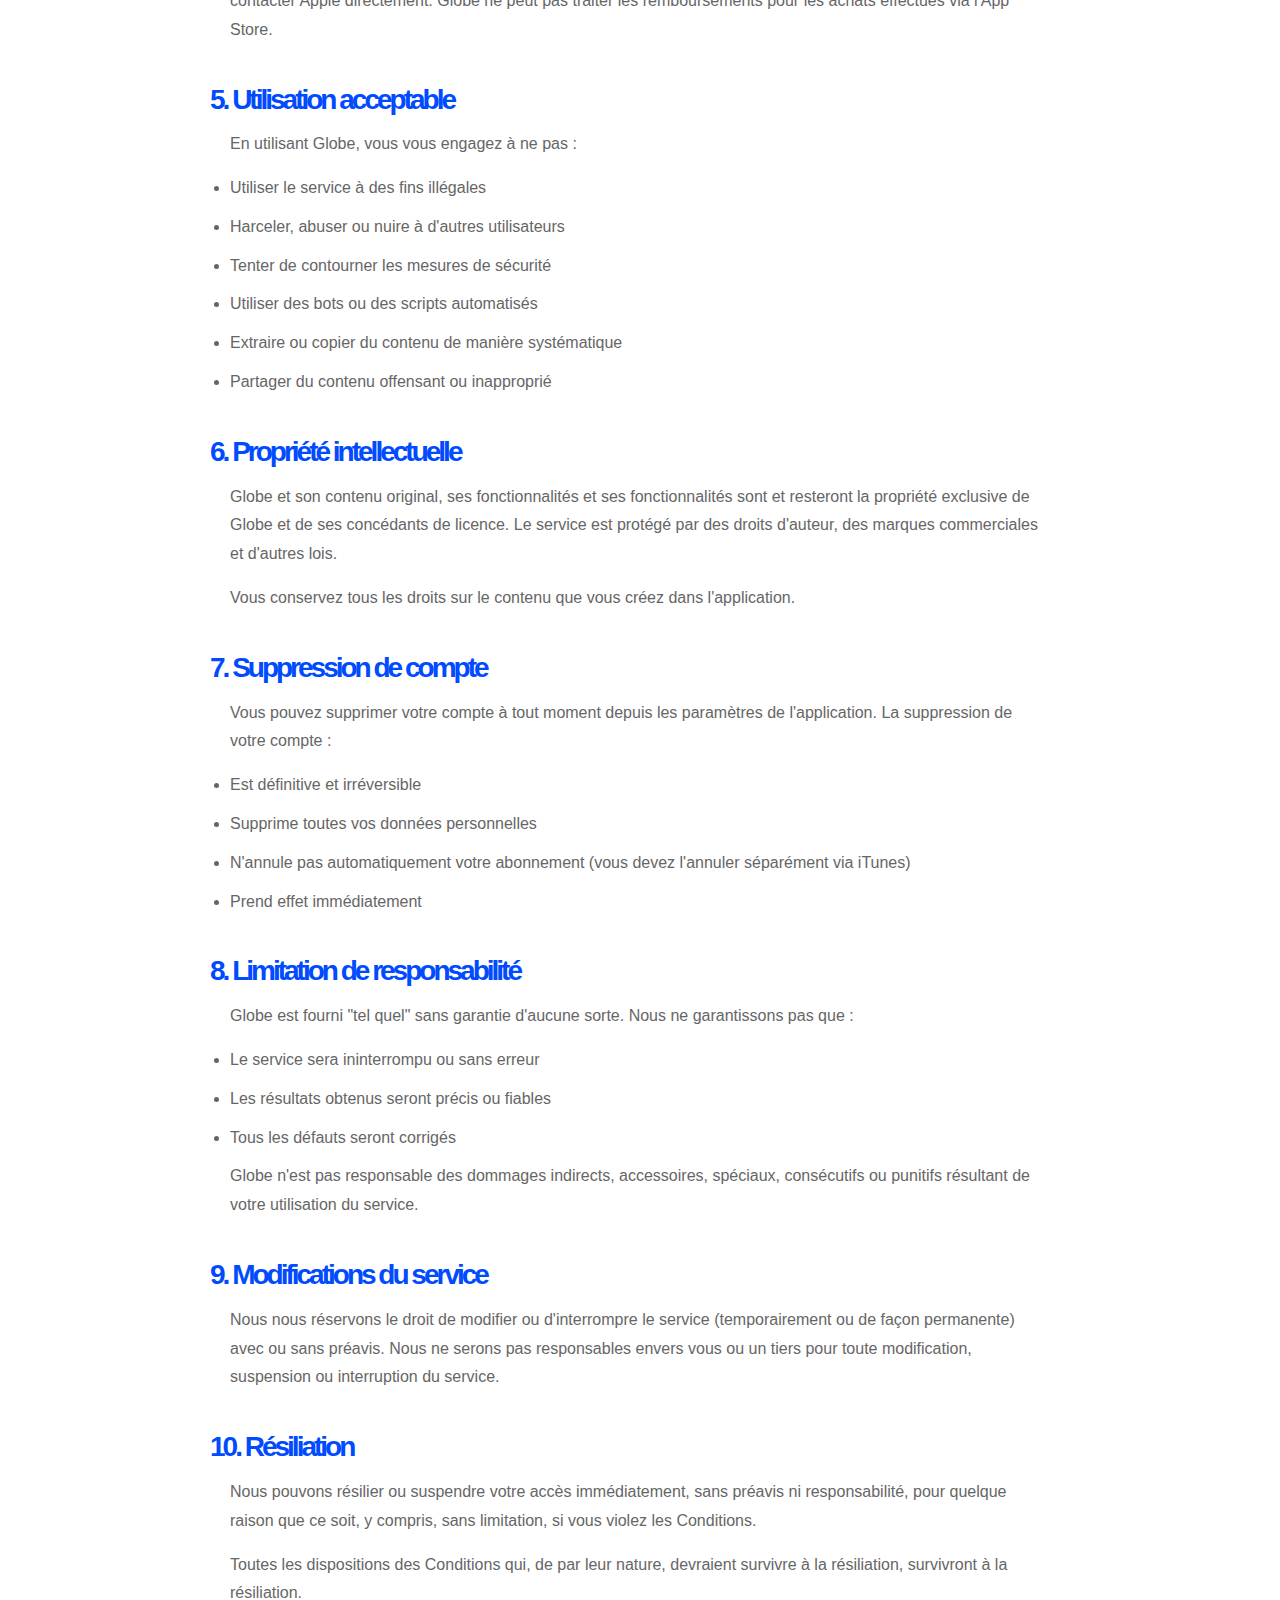
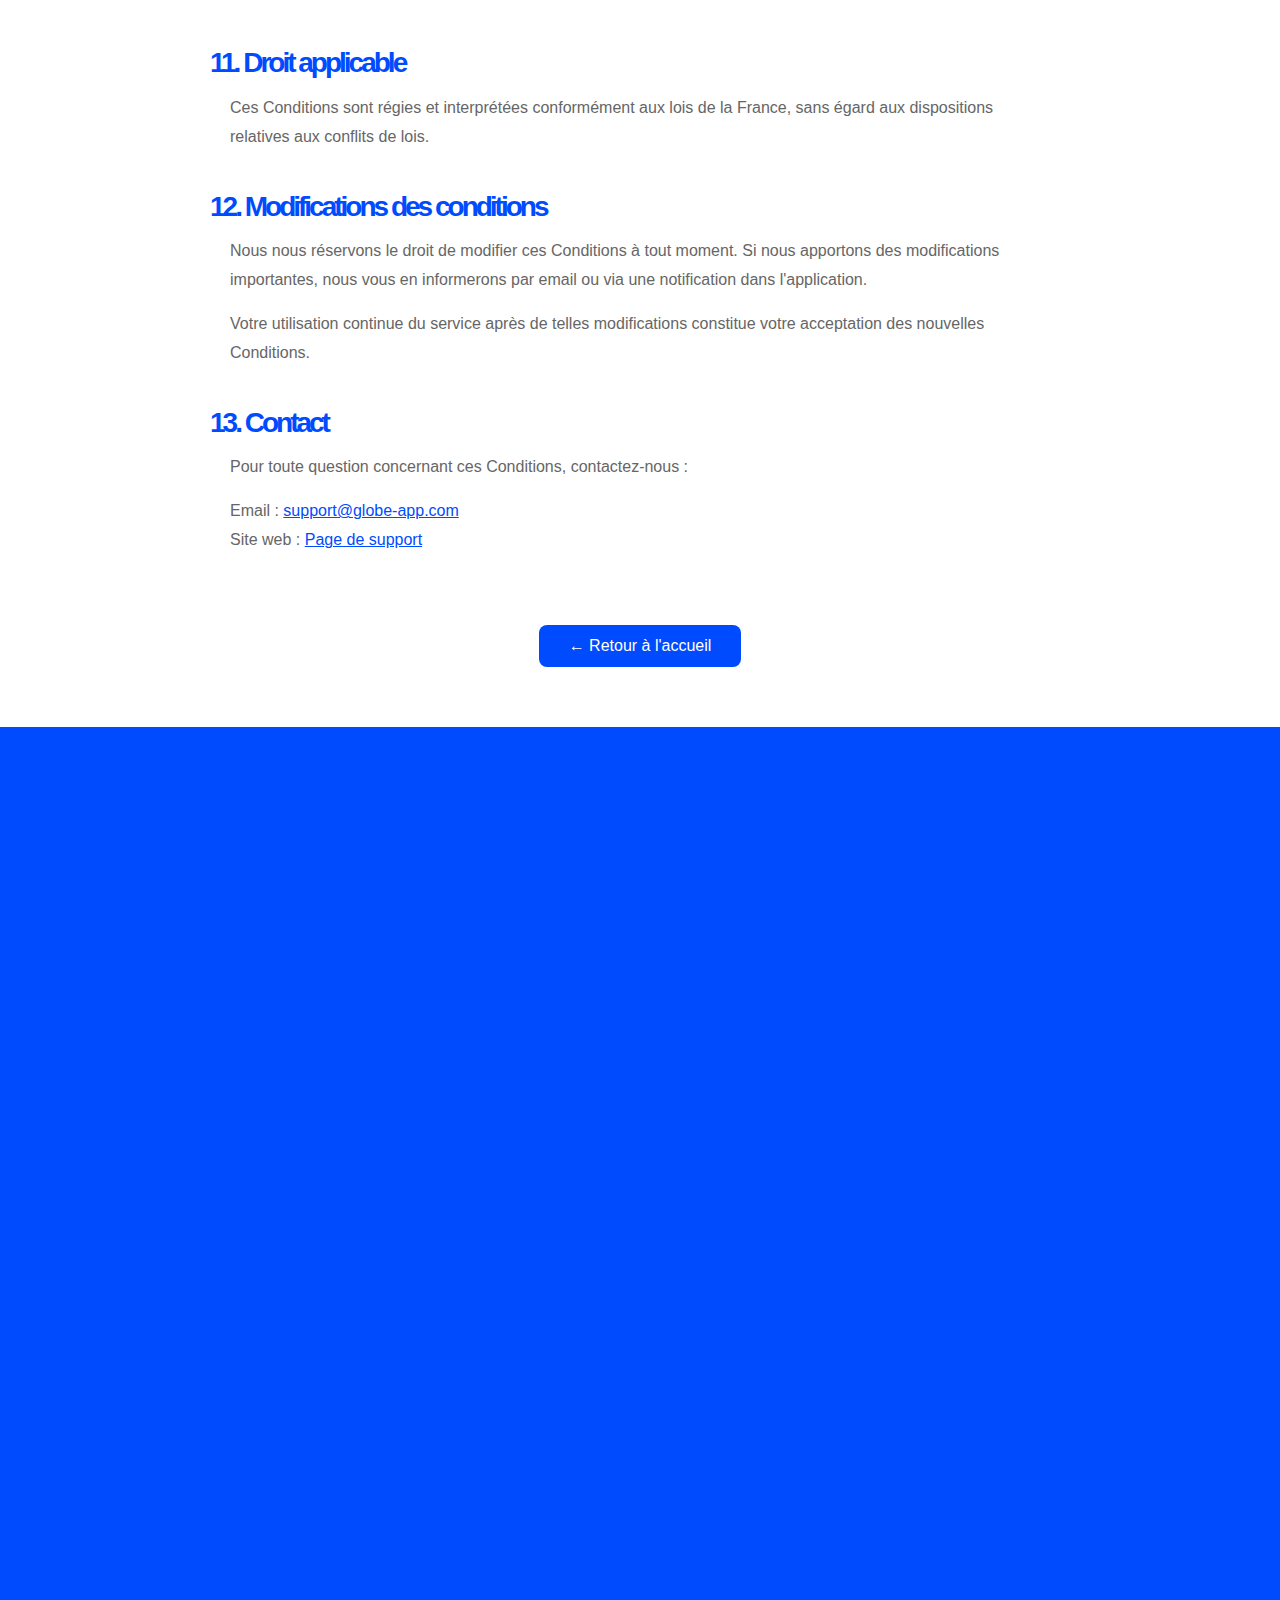
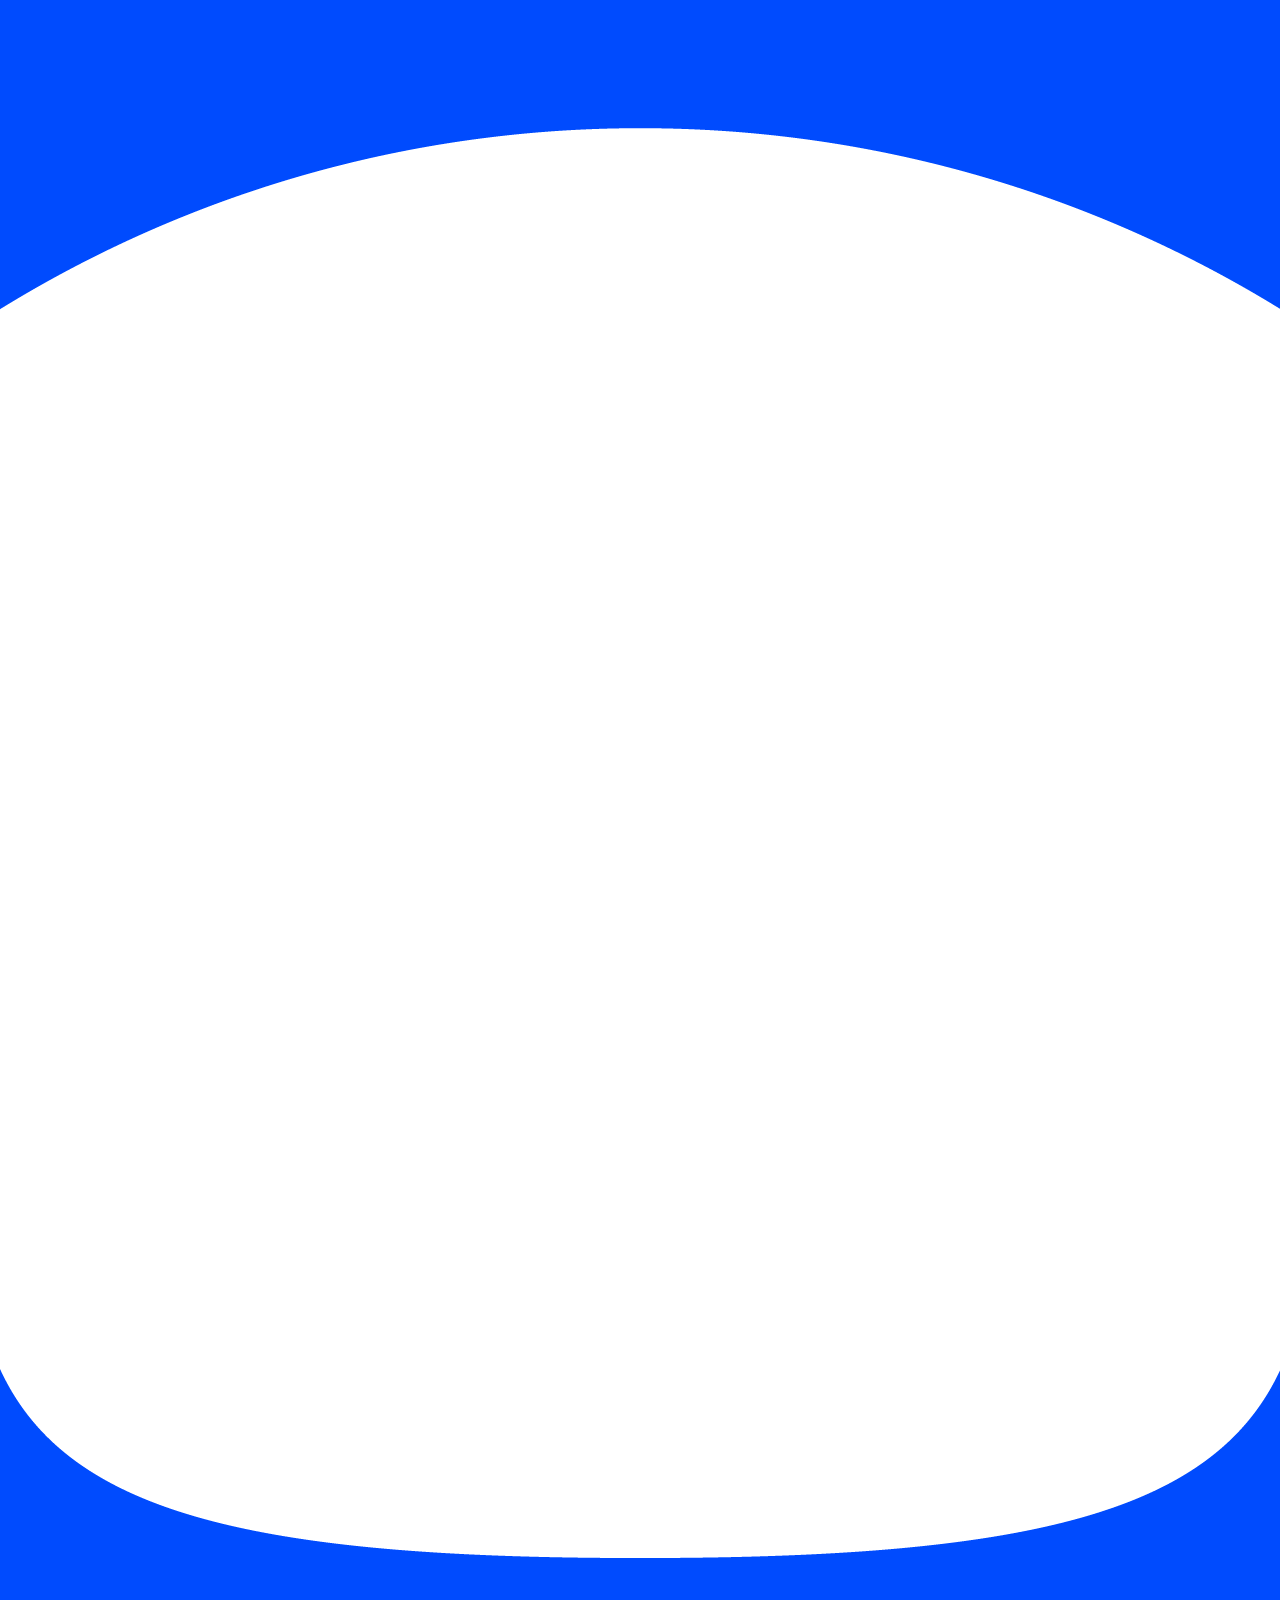
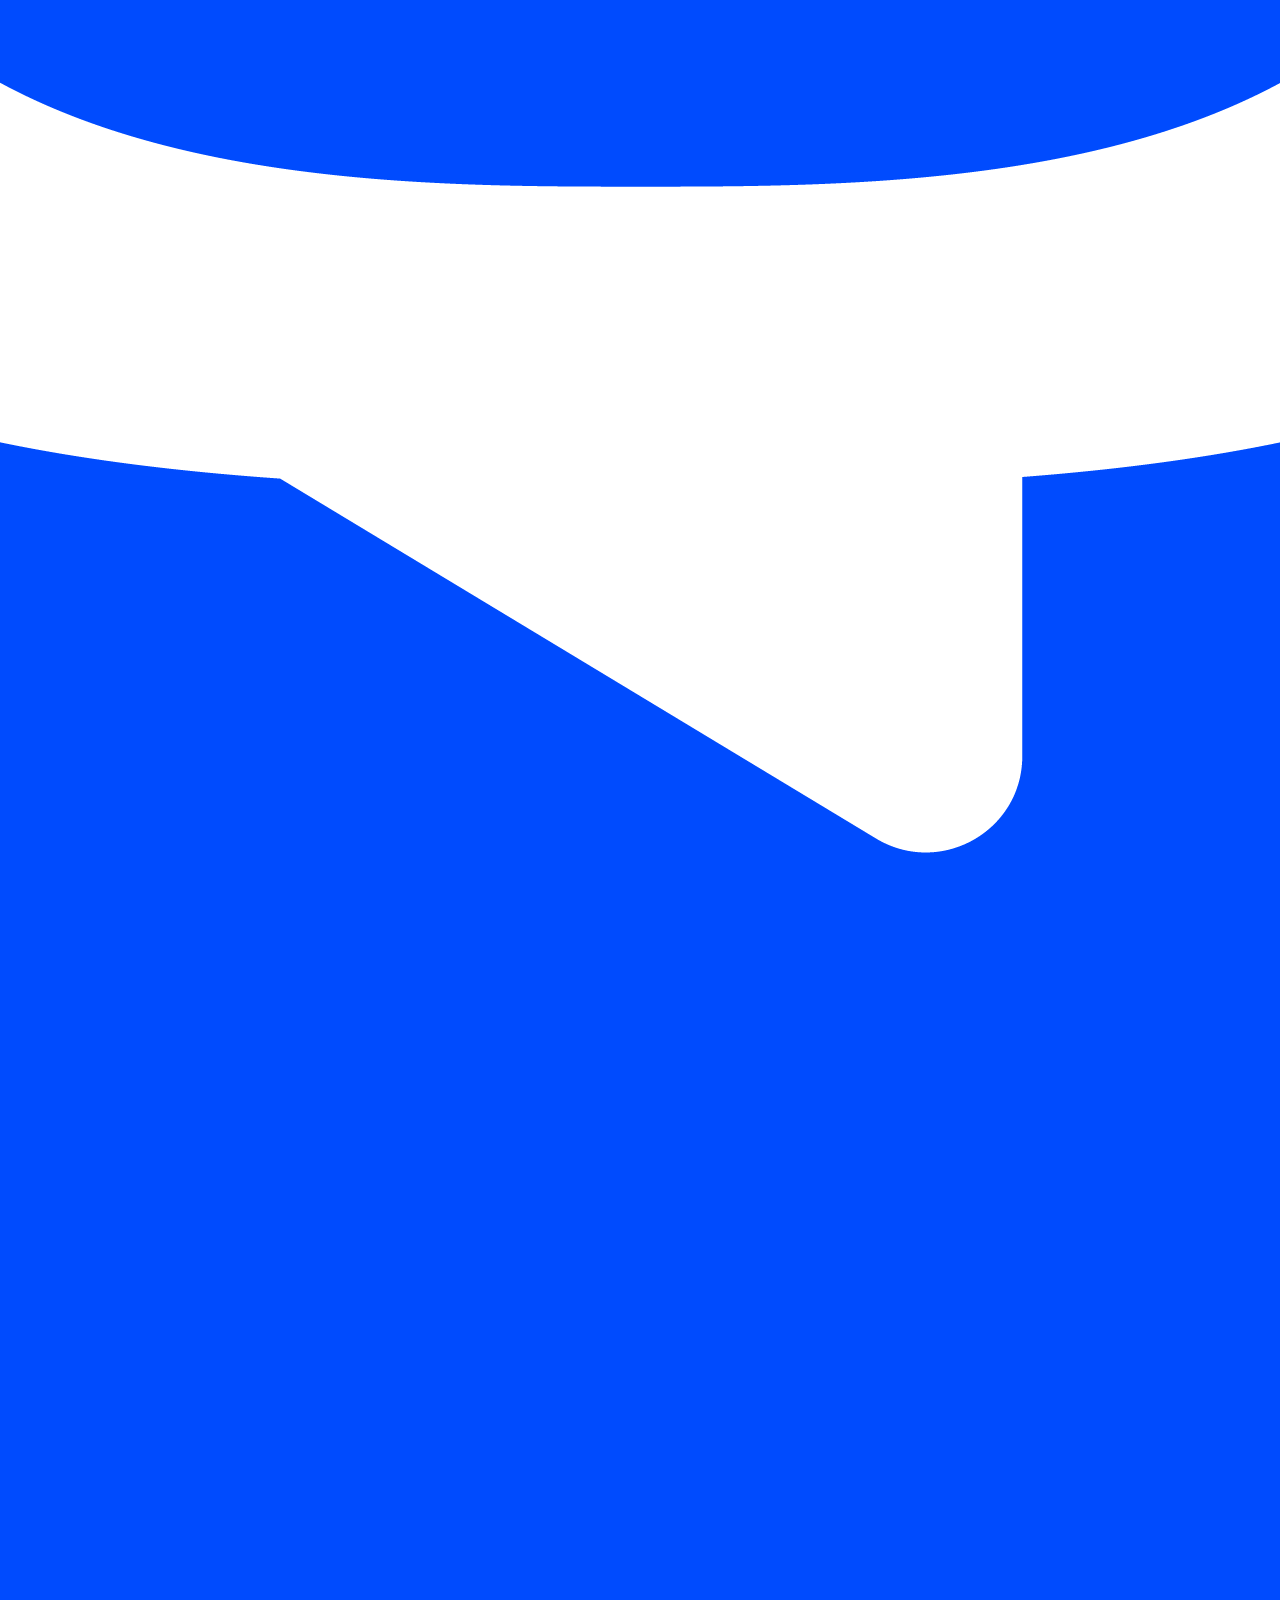
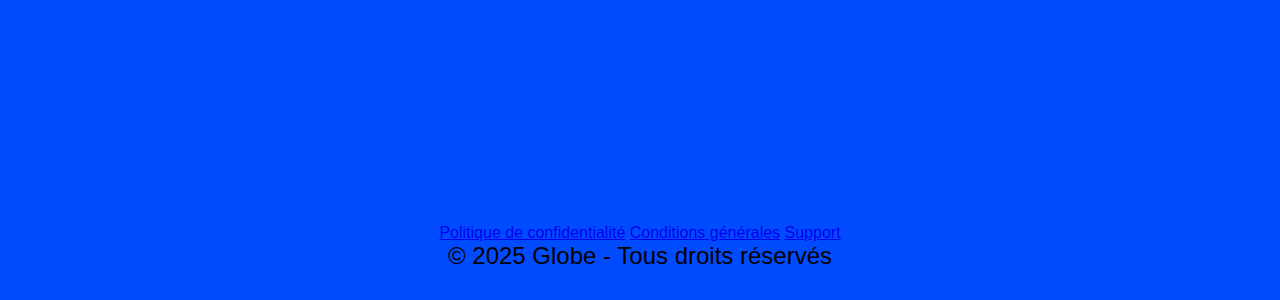
<file: terms.html>
<!DOCTYPE html>
<html lang="fr">
<head>
    <meta charset="UTF-8">
    <meta name="viewport" content="width=device-width, initial-scale=1.0">
    <title>Globe - Conditions générales d'utilisation</title>
    <link rel="stylesheet" href="style.css">
    <style>
        .legal-page {
            max-width: 900px;
            margin: 0 auto;
            padding: 60px 20px;
        }
        
        .legal-title {
            color: #004BFE;
            font-size: 48px;
            text-align: center;
            margin-bottom: 20px;
        }
        
        .legal-date {
            text-align: center;
            color: #666;
            font-size: 14px;
            margin-bottom: 40px;
        }
        
        .legal-section {
            margin-bottom: 40px;
        }
        
        .legal-section h2 {
            color: #004BFE;
            font-size: 28px;
            margin-bottom: 15px;
            text-transform: none;
        }
        
        .legal-section h3 {
            color: #333;
            font-size: 20px;
            margin-top: 20px;
            margin-bottom: 10px;
            text-transform: none;
        }
        
        .legal-section p, .legal-section li {
            color: #666;
            font-size: 16px;
            line-height: 1.8;
            text-align: left;
            margin-bottom: 15px;
        }
        
        .legal-section ul {
            margin-left: 20px;
        }
        
        .legal-section li {
            margin-bottom: 10px;
        }
        
        .back-button {
            display: inline-block;
            margin-top: 30px;
            padding: 12px 30px;
            background-color: #004BFE;
            color: white;
            text-decoration: none;
            border-radius: 8px;
            transition: background-color 0.3s;
        }
        
        .back-button:hover {
            background-color: #0039c7;
        }
    </style>
</head>
<body>

<div class="legal-page">
    <h1 class="legal-title">Conditions Générales d'Utilisation</h1>
    <p class="legal-date">Dernière mise à jour : 4 décembre 2025</p>
    
    <div class="legal-section">
        <h2>1. Acceptation des conditions</h2>
        <p>
            En utilisant l'application Globe, vous acceptez d'être lié par ces Conditions Générales d'Utilisation ("Conditions"). Si vous n'acceptez pas ces Conditions, veuillez ne pas utiliser l'application.
        </p>
    </div>
    
    <div class="legal-section">
        <h2>2. Description du service</h2>
        <p>
            Globe est une application mobile d'apprentissage des langues qui utilise l'intelligence artificielle pour permettre aux utilisateurs de pratiquer des conversations et d'améliorer leurs compétences linguistiques.
        </p>
        <p>
            Le service comprend :
        </p>
        <ul>
            <li>Des conversations textuelles avec un assistant IA</li>
            <li>Des fonctionnalités de pratique vocale</li>
            <li>Un système de suivi de progression</li>
            <li>Un abonnement Premium optionnel pour des fonctionnalités supplémentaires</li>
        </ul>
    </div>
    
    <div class="legal-section">
        <h2>3. Création de compte</h2>
        <p>
            Pour utiliser Globe, vous devez :
        </p>
        <ul>
            <li>Avoir au moins 13 ans</li>
            <li>Fournir des informations exactes et à jour</li>
            <li>Maintenir la sécurité de votre compte</li>
            <li>Ne pas partager vos identifiants de connexion</li>
        </ul>
        <p>
            Vous êtes responsable de toutes les activités effectuées depuis votre compte.
        </p>
    </div>
    
    <div class="legal-section">
        <h2>4. Abonnement Premium</h2>
        
        <h3>4.1 Tarification</h3>
        <p>
            Globe propose deux options d'abonnement Premium :
        </p>
        <ul>
            <li><strong>Mensuel :</strong> Facturation mensuelle récurrente</li>
            <li><strong>Annuel :</strong> Facturation annuelle récurrente</li>
        </ul>
        <p>
            Les prix sont affichés dans l'application et peuvent varier selon votre région.
        </p>
        
        <h3>4.2 Renouvellement automatique</h3>
        <p>
            Votre abonnement se renouvelle automatiquement sauf si vous l'annulez au moins 24 heures avant la fin de la période en cours. Le paiement sera débité de votre compte iTunes lors de la confirmation de l'achat.
        </p>
        
        <h3>4.3 Gestion de l'abonnement</h3>
        <p>
            Vous pouvez gérer ou annuler votre abonnement dans les réglages de votre compte iTunes après l'achat. L'annulation prendra effet à la fin de la période de facturation en cours.
        </p>
        
        <h3>4.4 Politique de remboursement</h3>
        <p>
            Les achats effectués via l'App Store sont gérés par Apple. Pour toute demande de remboursement, veuillez contacter Apple directement. Globe ne peut pas traiter les remboursements pour les achats effectués via l'App Store.
        </p>
    </div>
    
    <div class="legal-section">
        <h2>5. Utilisation acceptable</h2>
        <p>
            En utilisant Globe, vous vous engagez à ne pas :
        </p>
        <ul>
            <li>Utiliser le service à des fins illégales</li>
            <li>Harceler, abuser ou nuire à d'autres utilisateurs</li>
            <li>Tenter de contourner les mesures de sécurité</li>
            <li>Utiliser des bots ou des scripts automatisés</li>
            <li>Extraire ou copier du contenu de manière systématique</li>
            <li>Partager du contenu offensant ou inapproprié</li>
        </ul>
    </div>
    
    <div class="legal-section">
        <h2>6. Propriété intellectuelle</h2>
        <p>
            Globe et son contenu original, ses fonctionnalités et ses fonctionnalités sont et resteront la propriété exclusive de Globe et de ses concédants de licence. Le service est protégé par des droits d'auteur, des marques commerciales et d'autres lois.
        </p>
        <p>
            Vous conservez tous les droits sur le contenu que vous créez dans l'application.
        </p>
    </div>
    
    <div class="legal-section">
        <h2>7. Suppression de compte</h2>
        <p>
            Vous pouvez supprimer votre compte à tout moment depuis les paramètres de l'application. La suppression de votre compte :
        </p>
        <ul>
            <li>Est définitive et irréversible</li>
            <li>Supprime toutes vos données personnelles</li>
            <li>N'annule pas automatiquement votre abonnement (vous devez l'annuler séparément via iTunes)</li>
            <li>Prend effet immédiatement</li>
        </ul>
    </div>
    
    <div class="legal-section">
        <h2>8. Limitation de responsabilité</h2>
        <p>
            Globe est fourni "tel quel" sans garantie d'aucune sorte. Nous ne garantissons pas que :
        </p>
        <ul>
            <li>Le service sera ininterrompu ou sans erreur</li>
            <li>Les résultats obtenus seront précis ou fiables</li>
            <li>Tous les défauts seront corrigés</li>
        </ul>
        <p>
            Globe n'est pas responsable des dommages indirects, accessoires, spéciaux, consécutifs ou punitifs résultant de votre utilisation du service.
        </p>
    </div>
    
    <div class="legal-section">
        <h2>9. Modifications du service</h2>
        <p>
            Nous nous réservons le droit de modifier ou d'interrompre le service (temporairement ou de façon permanente) avec ou sans préavis. Nous ne serons pas responsables envers vous ou un tiers pour toute modification, suspension ou interruption du service.
        </p>
    </div>
    
    <div class="legal-section">
        <h2>10. Résiliation</h2>
        <p>
            Nous pouvons résilier ou suspendre votre accès immédiatement, sans préavis ni responsabilité, pour quelque raison que ce soit, y compris, sans limitation, si vous violez les Conditions.
        </p>
        <p>
            Toutes les dispositions des Conditions qui, de par leur nature, devraient survivre à la résiliation, survivront à la résiliation.
        </p>
    </div>
    
    <div class="legal-section">
        <h2>11. Droit applicable</h2>
        <p>
            Ces Conditions sont régies et interprétées conformément aux lois de la France, sans égard aux dispositions relatives aux conflits de lois.
        </p>
    </div>
    
    <div class="legal-section">
        <h2>12. Modifications des conditions</h2>
        <p>
            Nous nous réservons le droit de modifier ces Conditions à tout moment. Si nous apportons des modifications importantes, nous vous en informerons par email ou via une notification dans l'application.
        </p>
        <p>
            Votre utilisation continue du service après de telles modifications constitue votre acceptation des nouvelles Conditions.
        </p>
    </div>
    
    <div class="legal-section">
        <h2>13. Contact</h2>
        <p>
            Pour toute question concernant ces Conditions, contactez-nous :
        </p>
        <p>
            Email : <a href="mailto:support@globe-app.com" style="color: #004BFE;">support@globe-app.com</a><br>
            Site web : <a href="support.html" style="color: #004BFE;">Page de support</a>
        </p>
    </div>
    
    <div style="text-align: center;">
        <a href="index.html" class="back-button">← Retour à l'accueil</a>
    </div>
</div>

<footer>
    <img src="assets/img/logo-globe-blanc.png" alt="Logo Globe" class="footer-logo">
    
    <div class="footer-links">
        <a href="privacy.html">Politique de confidentialité</a>
        <span class="footer-divider"></span>
        <a href="terms.html">Conditions générales</a>
        <span class="footer-divider"></span>
        <a href="support.html">Support</a>
    </div>
    
    <p class="footer-copyright">
        © 2025 Globe - Tous droits réservés
    </p>
</footer>

</body>
</html>
</file>
<file: style.css>
* {
    margin: 0;
    padding: 0;
    box-sizing: border-box;
}

@import url('https://fonts.googleapis.com/css2?family=DM+Sans:ital,opsz,wght@0,9..40,100..1000;1,9..40,100..1000&family=Ledger&family=Montserrat:ital,wght@0,100..900;1,100..900&family=Outfit:wght@100..900&display=swap');

body {
    font-family: "Outfit", sans-serif;
    overflow-x: hidden;
}

/* HEADER */
header {
    height: 112px;
    display: flex;
    justify-content: space-between;
    align-items: center;
    padding: 24px 48px;
    background-color: #ffffff;
}

.logo-container img {
    max-width: 96px;
    height: auto;
}

button {
    height: 46px;
    width: 188px;
    border-width: 0;
    border-radius: 8px;
    background-color: #004BFE;
    color: white;
    font-size: 16px;
    font-family: "Outfit", sans-serif;
    cursor: pointer;
    transition: all 0.3s ease;
}

button:hover {
    background-color: #0039c7;
}

.arrow-btn {
    width: 96px;
    height: 96px;
    border-radius: 50px;
}

/* Style pour l'icône flèche */
.fa-arrow-down {
    color: #ffffff;
    font-size: 48px;
    transition: all 0.3s ease;
}

.fa-arrow-down:hover {
    transform: translateY(5px);
}

/* HOMEPAGE */
.homePage {
    padding: 0 48px 0 48px;
    min-height: auto;
    background-color: #ffffff;
}

h1 {
    color: #004BFE;
    font-size: 72px;
    text-transform: uppercase;
    font-weight: bold;
    font-family: "Outfit", sans-serif;
    letter-spacing: -3px;
    text-align: center;
    line-height: 1.1;
}

h2 {
    color: #ffffff;
    font-size: 64px;
    text-transform: uppercase;
    font-weight: bold;
    font-family: "Outfit", sans-serif;
    letter-spacing: -3px;
    line-height: 1.1;
}

h3 {
    color: #ffffff;
    font-size: 48px;
    text-transform: uppercase;
    font-weight: bold;
    font-family: "Outfit", sans-serif;
    letter-spacing: -3px;
    line-height: 1.2;
}

p {
    font-size: 24px;
    font-family: "Outfit", sans-serif;
    text-align: center;
    padding: 0 20px;
}

.bottomSection {
    display: flex;
    justify-content: space-around;
    align-items: center;
    margin-top: 48px;
    margin-bottom: 0;
    gap: 20px;
    flex-wrap: wrap;
}

.mockup-img {
    width: 100%;
    max-width: 400px;
    height: auto;
}

/* SECOND PAGE */
.secondPage {
    display: flex;
    justify-content: space-between;
    background-color: #004BFE;
    align-items: center;
    padding-left: 100px;
    height: 550px;
    gap: 40px;
    padding-right: 0;
}

.secondPage-content {
    flex: 1;
    min-width: 250px;
}

.secondPage-image {
    flex: 0 0 auto;
    display: flex;
    justify-content: flex-end;
    align-items: center;
    height: 100%;
}

.ios-mockup {
    height: 100%;
    width: auto;
    object-fit: contain;
}

/* THIRD PAGE */
.thirdPage {
    background-color: #D6EAFF;
    min-height: 550px;
    display: flex;
    flex-direction: column;
    justify-content: center;
    padding: 60px 20px;
}

.fa-star {
    color: #004BFE;
    font-size: 72px;
    text-align: center;
}

.infosContainer {
    display: flex;
    gap: 20px;
    justify-content: center;
    margin-top: 24px;
    flex-wrap: wrap;
    padding: 0 20px;
}

.infos {
    font-size: 24px;
    padding: 8px 16px;
    border: 2px solid #000000;
    border-radius: 50px;
    white-space: nowrap;
}

/* FOUR PAGE */
.fourPage {
    background-color: #ffffff;
    min-height: auto;
    display: flex;
    flex-direction: column;
    align-items: center;
    padding: 60px 20px 0 20px;
}

.niveaux-img {
    margin-top: 48px;
    width: 500px;
    height: auto;
}

/* FOOTER */
footer {
    min-height: 150px;
    background-color: #004BFE;
    display: flex;
    flex-direction: column;
    justify-content: center;
    align-items: center;
    padding: 30px 20px;
}

/* MEDIA QUERIES */

/* Tablettes et petits écrans (max 1024px) */
@media screen and (max-width: 1024px) {
    header {
        padding: 24px 30px;
    }

    .homePage {
        padding: 0 30px;
    }

    h1 {
        font-size: 56px;
    }

    h2 {
        font-size: 48px;
    }

    h3 {
        font-size: 36px;
    }

    p {
        font-size: 20px;
    }

    .secondPage {
        padding: 50px;
    }

    .mockup-img {
        max-width: 300px;
    }

    .ios-mockup {
        max-height: 450px;
    }
}

/* Tablettes portrait et mobiles larges (max 768px) */
@media screen and (max-width: 768px) {
    header {
        padding: 20px 20px;
        height: auto;
    }

    .logo-container img {
        max-width: 70px;
    }

    button {
        font-size: 14px;
        width: 160px;
        height: 42px;
    }

    .header-btn {
        padding: 0 10px;
    }

    .homePage {
        padding: 0 20px;
    }

    h1 {
        font-size: 38px;
        letter-spacing: -2px;
    }

    h2 {
        font-size: 32px;
        letter-spacing: -2px;
    }

    h3 {
        font-size: 26px;
        letter-spacing: -1px;
        margin-top: 16px !important;
    }

    p {
        font-size: 16px;
    }

    .bottomSection {
        flex-direction: column;
        margin-top: 32px;
    }

    .mockup-img {
        max-width: 280px;
    }

    /* Cacher la première image en mobile */
    .mockup-img-top {
        display: none;
    }

    .arrow-btn {
        width: 70px;
        height: 70px;
    }

    .fa-arrow-down {
        font-size: 32px;
    }

    .secondPage {
        flex-direction: column;
        padding: 40px 0 0 0;
        text-align: center;
        height: auto;
    }

    .secondPage-content {
        order: 1;
        padding: 0 30px;
    }

    .secondPage-image {
        display: none;
    }

    .ios-mockup {
        height: 350px;
        width: auto;
    }

    .thirdPage {
        padding: 40px 20px;
        min-height: auto;
    }

    .fa-star {
        font-size: 56px;
    }

    .infosContainer {
        gap: 12px;
    }

    .infos {
        font-size: 16px;
        padding: 6px 14px;
    }

    .fourPage {
        padding: 40px 20px 0 20px;
    }

    .fourPage h3 {
        margin-top: 32px !important;
    }

    .desktop-br {
        display: none;
    }

    .niveaux-img {
        margin-top: 32px;
        width: 100%;
        max-width: 500px;
    }

    footer {
        min-height: 120px;
    }

    footer p {
        font-size: 14px !important;
    }
}

/* Mobiles (max 480px) */
@media screen and (max-width: 480px) {
    header {
        flex-direction: column;
        gap: 15px;
        padding: 15px;
        height: auto;
    }

    .logo-container {
        width: 100%;
        text-align: center;
    }

    .logo-container img {
        max-width: 60px;
    }

    button {
        width: 100%;
        max-width: 250px;
    }

    h1 {
        font-size: 28px;
        letter-spacing: -1px;
    }

    h2 {
        font-size: 24px;
        letter-spacing: -1px;
    }

    h3 {
        font-size: 20px;
        letter-spacing: -1px;
    }

    p {
        font-size: 14px;
        padding: 0 10px;
    }

    .homePage {
        padding: 0 15px;
    }

    .bottomSection {
        margin-top: 24px;
        gap: 15px;
    }

    .mockup-img {
        max-width: 220px;
    }

    /* Cacher la première image en mobile */
    .mockup-img-top {
        display: none;
    }

    .arrow-btn {
        width: 60px;
        height: 60px;
    }

    .fa-arrow-down {
        font-size: 28px;
    }

    .secondPage {
        padding: 40px 30px;
    }

    .secondPage-content {
        padding: 0 20px;
    }

    .ios-mockup {
        height: 280px;
        width: auto;
    }

    .thirdPage {
        padding: 30px 15px;
    }

    .fa-star {
        font-size: 48px;
    }

    .infosContainer {
        gap: 10px;
        flex-direction: column;
        align-items: center;
    }

    .infos {
        font-size: 14px;
        padding: 6px 20px;
    }

    .fourPage {
        padding: 30px 15px 0 15px;
    }

    .fourPage h3 {
        margin-top: 24px !important;
    }

    .niveaux-img {
        margin-top: 24px;
        width: 100%;
        max-width: 500px;
    }

    footer {
        min-height: 100px;
        padding: 20px 15px;
    }

    footer p {
        font-size: 12px !important;
    }
}

/* Très petits écrans (max 360px) */
@media screen and (max-width: 360px) {
    h1 {
        font-size: 24px;
    }

    h2 {
        font-size: 20px;
    }

    h3 {
        font-size: 18px;
    }

    p {
        font-size: 12px;
    }

    .mockup-img {
        max-width: 180px;
    }

    /* Cacher la première image en mobile */
    .mockup-img-top {
        display: none;
    }

    .arrow-btn {
        width: 50px;
        height: 50px;
    }

    .fa-arrow-down {
        font-size: 24px;
    }

    .ios-mockup {
        height: 240px;
        width: auto;
    }

    .fa-star {
        font-size: 40px;
    }

    .niveaux-img {
        width: 100%;
        max-width: 500px;
    }
}
</file>
